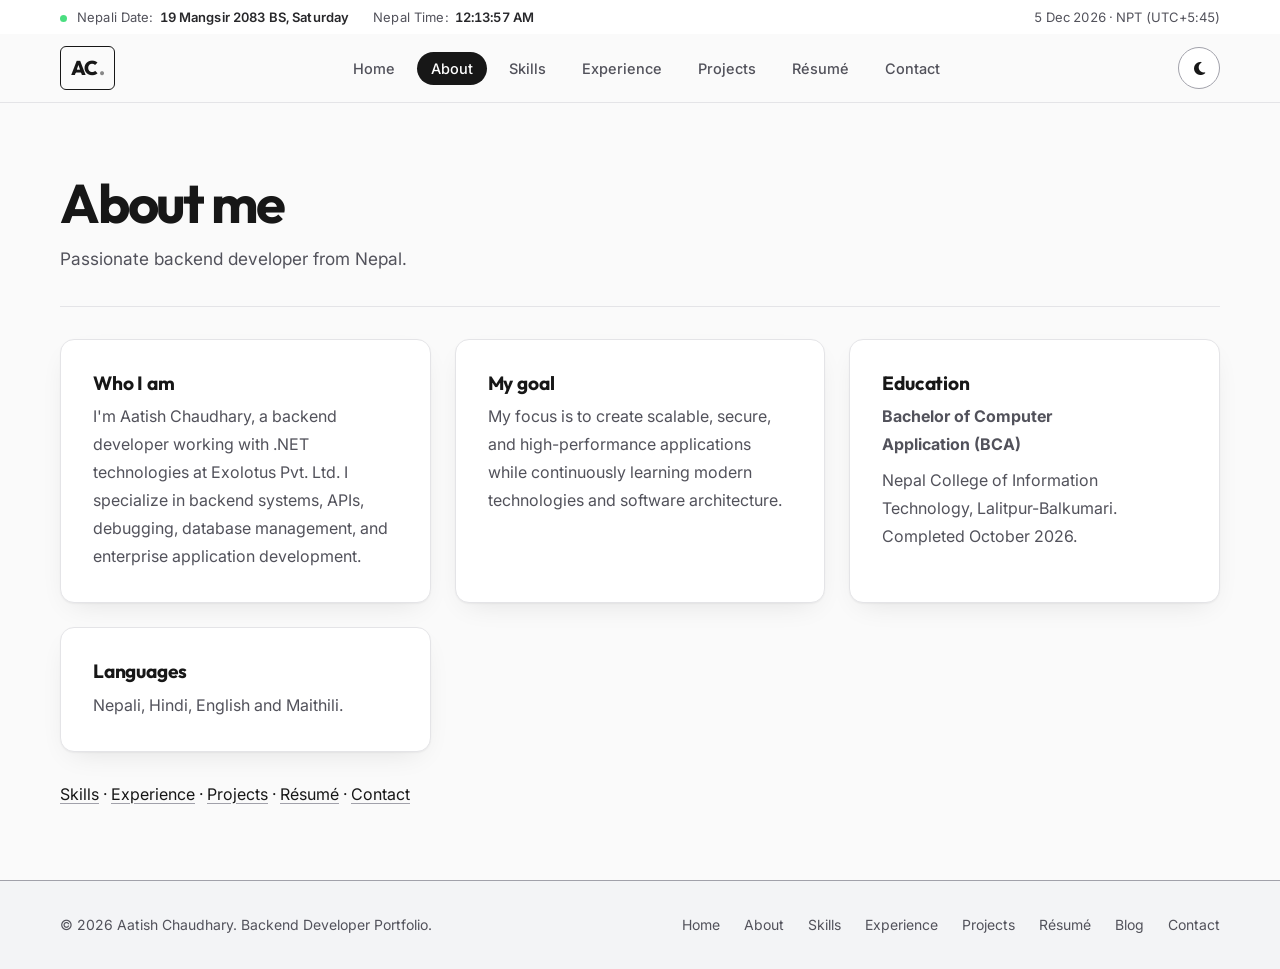
<file: about.html>
<!DOCTYPE html>
<html lang="en" data-theme="light">
<head>
<script async src="https://www.googletagmanager.com/gtag/js?id=G-N136J5QZ70"></script>
<script>window.dataLayer=window.dataLayer||[];function gtag(){dataLayer.push(arguments)}gtag('js',new Date());gtag('config','G-N136J5QZ70');</script>
<script>try{var t=localStorage.getItem('theme')||(matchMedia('(prefers-color-scheme: dark)').matches?'dark':'light');document.documentElement.dataset.theme=t}catch(e){}</script>
<meta charset="UTF-8"><meta name="viewport" content="width=device-width, initial-scale=1.0">
<title>About Aatish Chaudhary | .NET Backend Developer from Nepal</title><meta name="description" content="Learn about Aatish Chaudhary, a .NET backend developer from Nepal focused on scalable, secure APIs, database management and enterprise applications.">
<link rel="canonical" href="https://aatishchaudhary.com.np/about.html">
<meta property="og:title" content="About Aatish Chaudhary | .NET Backend Developer from Nepal"><meta property="og:description" content="Learn about Aatish Chaudhary, a .NET backend developer from Nepal focused on scalable, secure APIs, database management and enterprise applications."><meta property="og:type" content="website"><meta property="og:url" content="https://aatishchaudhary.com.np/about.html"><meta property="og:image" content="https://raw.githubusercontent.com/aatishchuadhary/portfolio-of-aatish/main/WhatsApp%20Image%202025-12-04%20at%2020.26.14_7cd4a3ca.jpg">
<link rel="preconnect" href="https://fonts.googleapis.com"><link rel="preconnect" href="https://fonts.gstatic.com" crossorigin>
<link href="https://fonts.googleapis.com/css2?family=Inter:wght@400;500;600&family=Outfit:wght@300;400;500;600;700;800&display=swap" rel="stylesheet">
<link rel="stylesheet" href="https://cdnjs.cloudflare.com/ajax/libs/font-awesome/6.5.2/css/all.min.css"/>
<link rel="stylesheet" href="assets/css/portfolio.css">
<script src="assets/js/nepali-date.js" defer></script>
<script src="assets/js/portfolio.js" defer></script>
<script type="application/ld+json">{"@context": "https://schema.org", "@type": "BreadcrumbList", "itemListElement": [{"@type": "ListItem", "position": 1, "name": "Home", "item": "https://aatishchaudhary.com.np/"}, {"@type": "ListItem", "position": 2, "name": "About", "item": "https://aatishchaudhary.com.np/about.html"}]}</script>
</head>
<body data-page="about"><main><div class="container"><div class="page-head"><h1>About me</h1><p>Passionate backend developer from Nepal.</p></div>
<div class="grid"><div class="card"><h3>Who I am</h3><p>I'm Aatish Chaudhary, a backend developer working with .NET technologies at Exolotus Pvt. Ltd. I specialize in backend systems, APIs, debugging, database management, and enterprise application development.</p></div>
<div class="card"><h3>My goal</h3><p>My focus is to create scalable, secure, and high-performance applications while continuously learning modern technologies and software architecture.</p></div>
<div class="card"><h3>Education</h3><p><strong>Bachelor of Computer Application (BCA)</strong></p><p>Nepal College of Information Technology, Lalitpur-Balkumari. Completed October 2026.</p></div>
<div class="card"><h3>Languages</h3><p>Nepali, Hindi, English and Maithili.</p></div></div>
<p style="margin-top:28px"><a href="skills.html">Skills</a> · <a href="experience.html">Experience</a> · <a href="projects.html">Projects</a> · <a href="resume.html">Résumé</a> · <a href="contact.html">Contact</a></p></div></main></body></html>
</file>
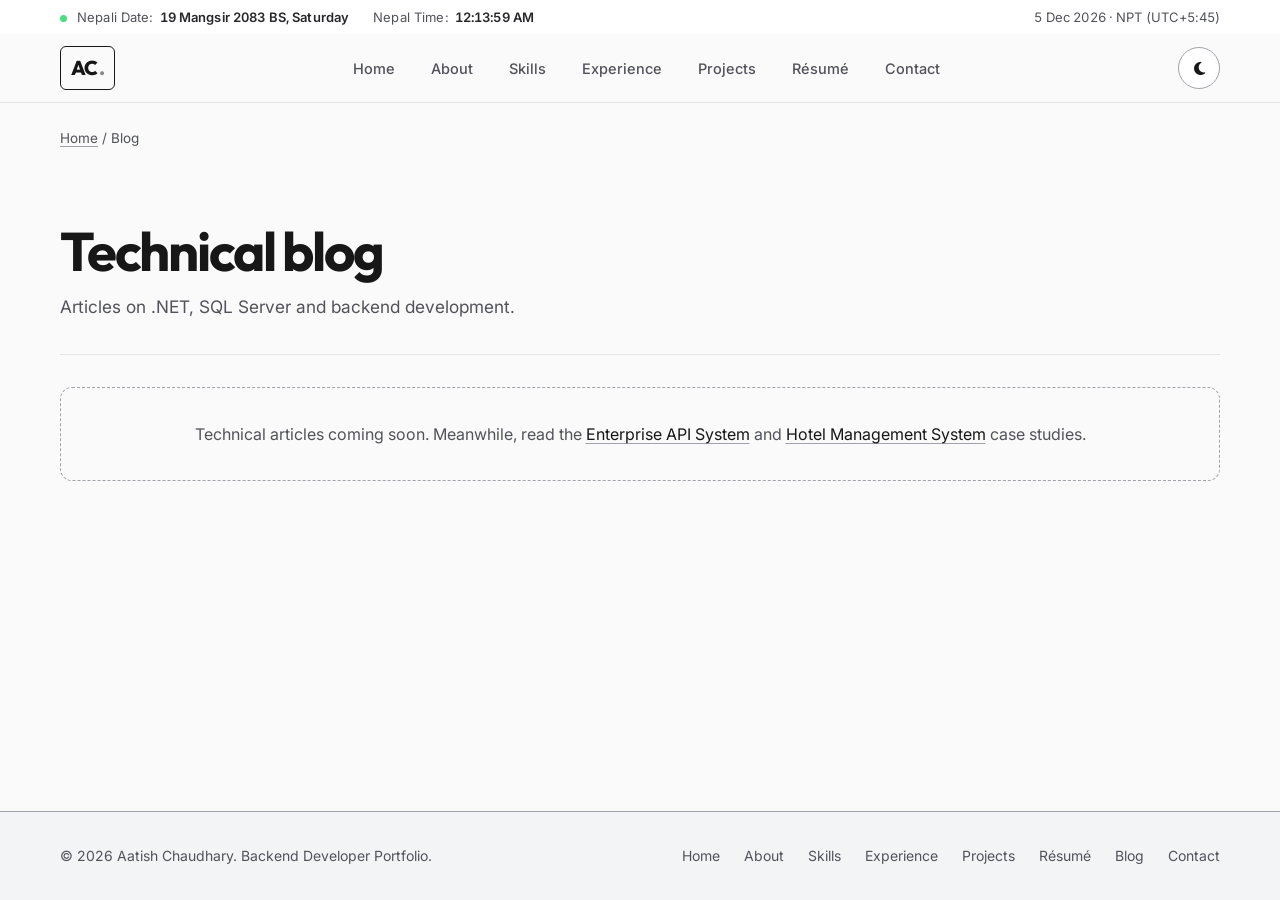
<file: blog.html>
<!DOCTYPE html>
<html lang="en" data-theme="light">
<head>
<script async src="https://www.googletagmanager.com/gtag/js?id=G-N136J5QZ70"></script>
<script>window.dataLayer=window.dataLayer||[];function gtag(){dataLayer.push(arguments)}gtag('js',new Date());gtag('config','G-N136J5QZ70');</script>
<script>try{var t=localStorage.getItem('theme')||(matchMedia('(prefers-color-scheme: dark)').matches?'dark':'light');document.documentElement.dataset.theme=t}catch(e){}</script>
<meta charset="UTF-8"><meta name="viewport" content="width=device-width, initial-scale=1.0">
<title>Technical Blog | Aatish Chaudhary</title><meta name="description" content="Technical articles by Aatish Chaudhary on .NET, ASP.NET Core, SQL Server and backend development are coming soon.">
<link rel="canonical" href="https://aatishchaudhary.com.np/blog.html">
<meta property="og:title" content="Technical Blog | Aatish Chaudhary"><meta property="og:description" content="Technical articles by Aatish Chaudhary on .NET, ASP.NET Core, SQL Server and backend development are coming soon."><meta property="og:type" content="website"><meta property="og:url" content="https://aatishchaudhary.com.np/blog.html"><meta property="og:image" content="https://raw.githubusercontent.com/aatishchuadhary/portfolio-of-aatish/main/WhatsApp%20Image%202025-12-04%20at%2020.26.14_7cd4a3ca.jpg">
<link rel="preconnect" href="https://fonts.googleapis.com"><link rel="preconnect" href="https://fonts.gstatic.com" crossorigin>
<link href="https://fonts.googleapis.com/css2?family=Inter:wght@400;500;600&family=Outfit:wght@300;400;500;600;700;800&display=swap" rel="stylesheet">
<link rel="stylesheet" href="https://cdnjs.cloudflare.com/ajax/libs/font-awesome/6.5.2/css/all.min.css"/>
<link rel="stylesheet" href="assets/css/portfolio.css">
<script src="assets/js/nepali-date.js" defer></script>
<script src="assets/js/portfolio.js" defer></script>
<script type="application/ld+json">{"@context": "https://schema.org", "@type": "BreadcrumbList", "itemListElement": [{"@type": "ListItem", "position": 1, "name": "Home", "item": "https://aatishchaudhary.com.np/"}, {"@type": "ListItem", "position": 2, "name": "Blog", "item": "https://aatishchaudhary.com.np/blog.html"}]}</script>
</head>
<body data-page="blog"><main><div class="container"><nav class="crumb" aria-label="Breadcrumb"><a href="index.html">Home</a> / Blog</nav><div class="page-head"><h1>Technical blog</h1><p>Articles on .NET, SQL Server and backend development.</p></div><div class="empty">Technical articles coming soon. Meanwhile, read the <a href="project-enterprise-api-system.html">Enterprise API System</a> and <a href="project-hotel-management-system.html">Hotel Management System</a> case studies.</div></div></main></body></html>
</file>
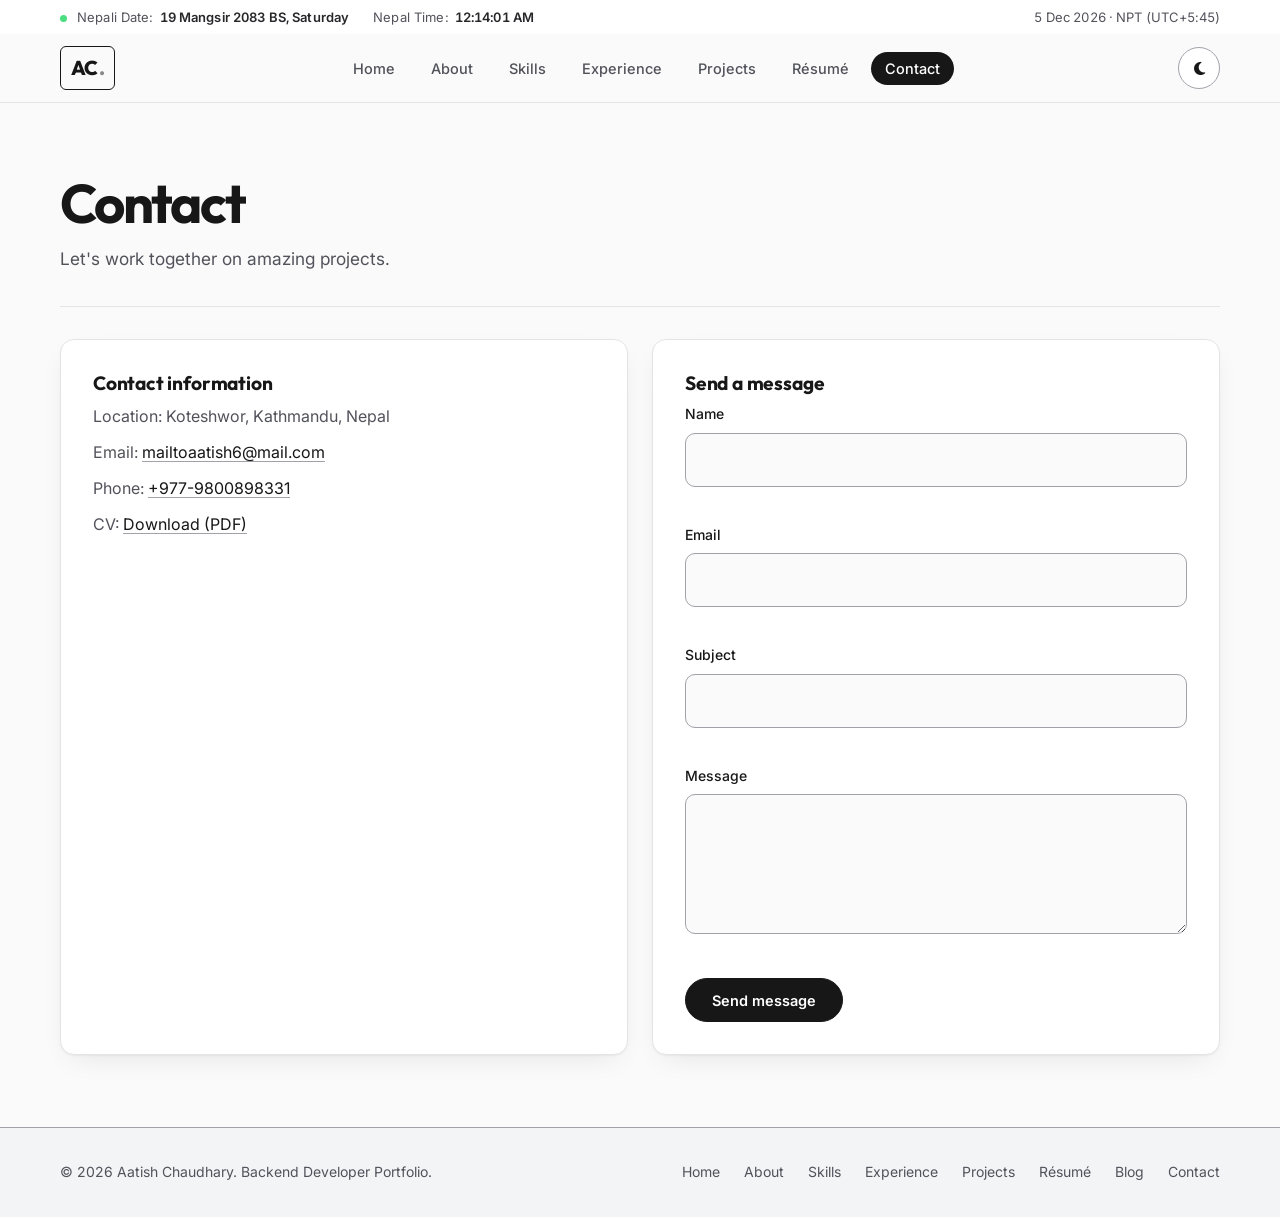
<file: contact.html>
<!DOCTYPE html>
<html lang="en" data-theme="light">
<head>
<script async src="https://www.googletagmanager.com/gtag/js?id=G-N136J5QZ70"></script>
<script>window.dataLayer=window.dataLayer||[];function gtag(){dataLayer.push(arguments)}gtag('js',new Date());gtag('config','G-N136J5QZ70');</script>
<script>try{var t=localStorage.getItem('theme')||(matchMedia('(prefers-color-scheme: dark)').matches?'dark':'light');document.documentElement.dataset.theme=t}catch(e){}</script>
<meta charset="UTF-8"><meta name="viewport" content="width=device-width, initial-scale=1.0">
<title>Contact Aatish Chaudhary | Backend Developer, Kathmandu</title><meta name="description" content="Contact Aatish Chaudhary, a backend developer in Koteshwor, Kathmandu, Nepal. Send a message through the form or call +977-9807784555.">
<link rel="canonical" href="https://aatishchaudhary.com.np/contact.html">
<meta property="og:title" content="Contact Aatish Chaudhary | Backend Developer, Kathmandu"><meta property="og:description" content="Contact Aatish Chaudhary, a backend developer in Koteshwor, Kathmandu, Nepal. Send a message through the form or call +977-9807784555."><meta property="og:type" content="website"><meta property="og:url" content="https://aatishchaudhary.com.np/contact.html"><meta property="og:image" content="https://raw.githubusercontent.com/aatishchuadhary/portfolio-of-aatish/main/WhatsApp%20Image%202025-12-04%20at%2020.26.14_7cd4a3ca.jpg">
<link rel="preconnect" href="https://fonts.googleapis.com"><link rel="preconnect" href="https://fonts.gstatic.com" crossorigin>
<link href="https://fonts.googleapis.com/css2?family=Inter:wght@400;500;600&family=Outfit:wght@300;400;500;600;700;800&display=swap" rel="stylesheet">
<link rel="stylesheet" href="https://cdnjs.cloudflare.com/ajax/libs/font-awesome/6.5.2/css/all.min.css"/>
<link rel="stylesheet" href="assets/css/portfolio.css">
<script src="assets/js/nepali-date.js" defer></script>
<script src="assets/js/portfolio.js" defer></script>
<script type="application/ld+json">{"@context": "https://schema.org", "@type": "BreadcrumbList", "itemListElement": [{"@type": "ListItem", "position": 1, "name": "Home", "item": "https://aatishchaudhary.com.np/"}, {"@type": "ListItem", "position": 2, "name": "Contact", "item": "https://aatishchaudhary.com.np/contact.html"}]}</script>
</head>
<body data-page="contact"><main><div class="container"><div class="page-head"><h1>Contact</h1><p>Let's work together on amazing projects.</p></div>
<div class="grid"><div class="card"><h3>Contact information</h3><p>Location: Koteshwor, Kathmandu, Nepal</p><p>Email: <a href="mailto:mailtoaatish6@mail.com">mailtoaatish6@mail.com</a></p><p>Phone: <a href="tel:+9779800898331">+977-9800898331</a></p><p>CV: <a href="Aatish-Chaudhary-cv.pdf" download>Download (PDF)</a></p></div>
<div class="card"><h3>Send a message</h3><form id="contactForm" action="https://formspree.io/f/mlgvbbkd" method="POST" novalidate>
<div class="f"><label for="name">Name</label><input id="name" name="name" required autocomplete="name"><div class="err" id="nameErr"></div></div>
<div class="f"><label for="email">Email</label><input id="email" name="email" type="email" required autocomplete="email"><div class="err" id="emailErr"></div></div>
<div class="f"><label for="subject">Subject</label><input id="subject" name="subject" required><div class="err" id="subjectErr"></div></div>
<div class="f"><label for="message">Message</label><textarea id="message" name="message" required></textarea><div class="err" id="messageErr"></div></div>
<button class="btn btn-primary" type="submit">Send message</button><div id="status" role="status"></div></form></div></div></div></main></body></html>
</file>
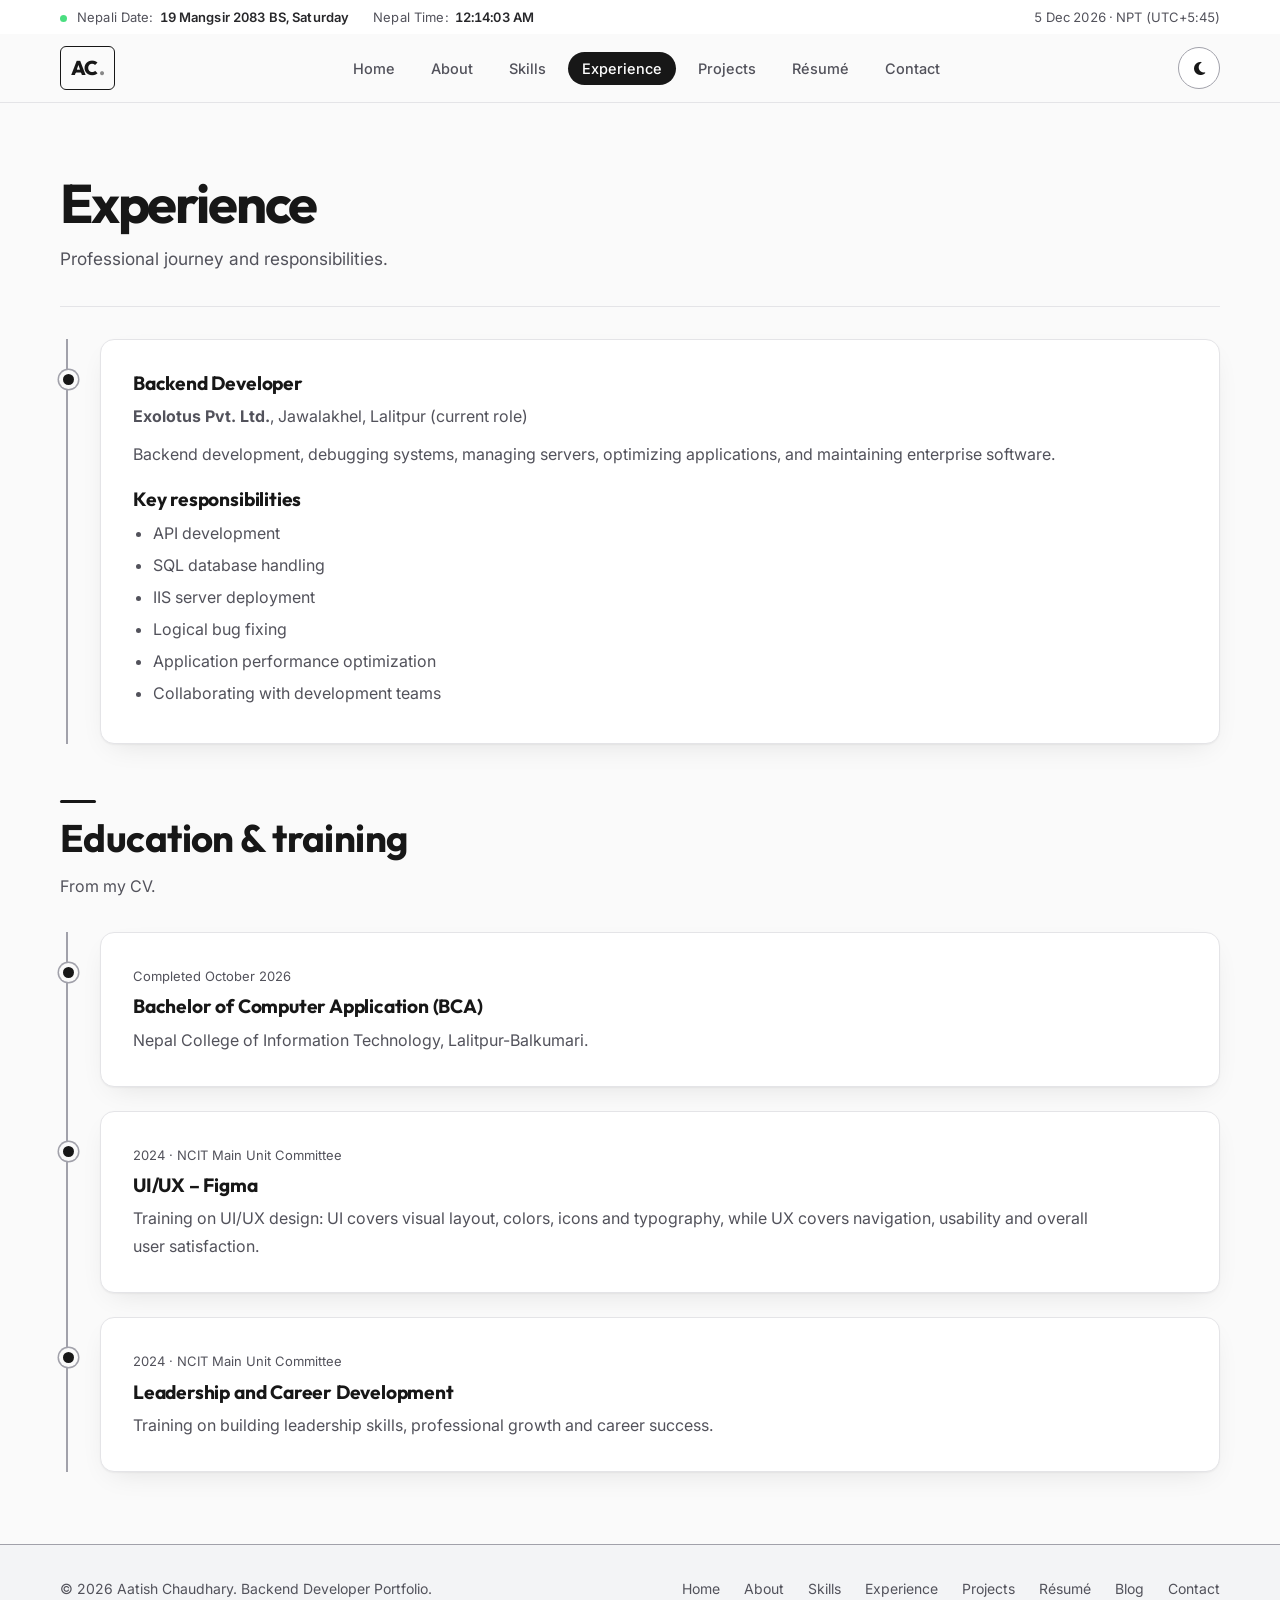
<file: experience.html>
<!DOCTYPE html>
<html lang="en" data-theme="light">
<head>
<script async src="https://www.googletagmanager.com/gtag/js?id=G-N136J5QZ70"></script>
<script>window.dataLayer=window.dataLayer||[];function gtag(){dataLayer.push(arguments)}gtag('js',new Date());gtag('config','G-N136J5QZ70');</script>
<script>try{var t=localStorage.getItem('theme')||(matchMedia('(prefers-color-scheme: dark)').matches?'dark':'light');document.documentElement.dataset.theme=t}catch(e){}</script>
<meta charset="UTF-8"><meta name="viewport" content="width=device-width, initial-scale=1.0">
<title>Experience | Backend Developer at Exolotus Pvt. Ltd.</title><meta name="description" content="Aatish Chaudhary works as a Backend Developer at Exolotus Pvt. Ltd., Jawalakhel, Lalitpur: API development, SQL databases, IIS deployment and performance optimization.">
<link rel="canonical" href="https://aatishchaudhary.com.np/experience.html">
<meta property="og:title" content="Experience | Backend Developer at Exolotus Pvt. Ltd."><meta property="og:description" content="Aatish Chaudhary works as a Backend Developer at Exolotus Pvt. Ltd., Jawalakhel, Lalitpur: API development, SQL databases, IIS deployment and performance optimization."><meta property="og:type" content="website"><meta property="og:url" content="https://aatishchaudhary.com.np/experience.html"><meta property="og:image" content="https://raw.githubusercontent.com/aatishchuadhary/portfolio-of-aatish/main/WhatsApp%20Image%202025-12-04%20at%2020.26.14_7cd4a3ca.jpg">
<link rel="preconnect" href="https://fonts.googleapis.com"><link rel="preconnect" href="https://fonts.gstatic.com" crossorigin>
<link href="https://fonts.googleapis.com/css2?family=Inter:wght@400;500;600&family=Outfit:wght@300;400;500;600;700;800&display=swap" rel="stylesheet">
<link rel="stylesheet" href="https://cdnjs.cloudflare.com/ajax/libs/font-awesome/6.5.2/css/all.min.css"/>
<link rel="stylesheet" href="assets/css/portfolio.css">
<script src="assets/js/nepali-date.js" defer></script>
<script src="assets/js/portfolio.js" defer></script>
<script type="application/ld+json">{"@context": "https://schema.org", "@type": "BreadcrumbList", "itemListElement": [{"@type": "ListItem", "position": 1, "name": "Home", "item": "https://aatishchaudhary.com.np/"}, {"@type": "ListItem", "position": 2, "name": "Experience", "item": "https://aatishchaudhary.com.np/experience.html"}]}</script>
</head>
<body data-page="experience"><main><div class="container"><div class="page-head"><h1>Experience</h1><p>Professional journey and responsibilities.</p></div>
<div class="timeline"><div class="card"><h3>Backend Developer</h3><p><strong>Exolotus Pvt. Ltd.</strong>, Jawalakhel, Lalitpur (current role)</p><p style="margin-top:10px">Backend development, debugging systems, managing servers, optimizing applications, and maintaining enterprise software.</p>
<h3 style="margin-top:20px">Key responsibilities</h3><ul><li>API development</li><li>SQL database handling</li><li>IIS server deployment</li><li>Logical bug fixing</li><li>Application performance optimization</li><li>Collaborating with development teams</li></ul></div></div>
<h2 class="title" style="margin-top:56px">Education &amp; training</h2><p class="sub">From my CV.</p>
<div class="timeline"><div class="card"><p class="meta">Completed October 2026</p><h3>Bachelor of Computer Application (BCA)</h3><p>Nepal College of Information Technology, Lalitpur-Balkumari.</p></div>
<div class="card"><p class="meta">2024 · NCIT Main Unit Committee</p><h3>UI/UX – Figma</h3><p>Training on UI/UX design: UI covers visual layout, colors, icons and typography, while UX covers navigation, usability and overall user satisfaction.</p></div>
<div class="card"><p class="meta">2024 · NCIT Main Unit Committee</p><h3>Leadership and Career Development</h3><p>Training on building leadership skills, professional growth and career success.</p></div></div></div></main></body></html>
</file>
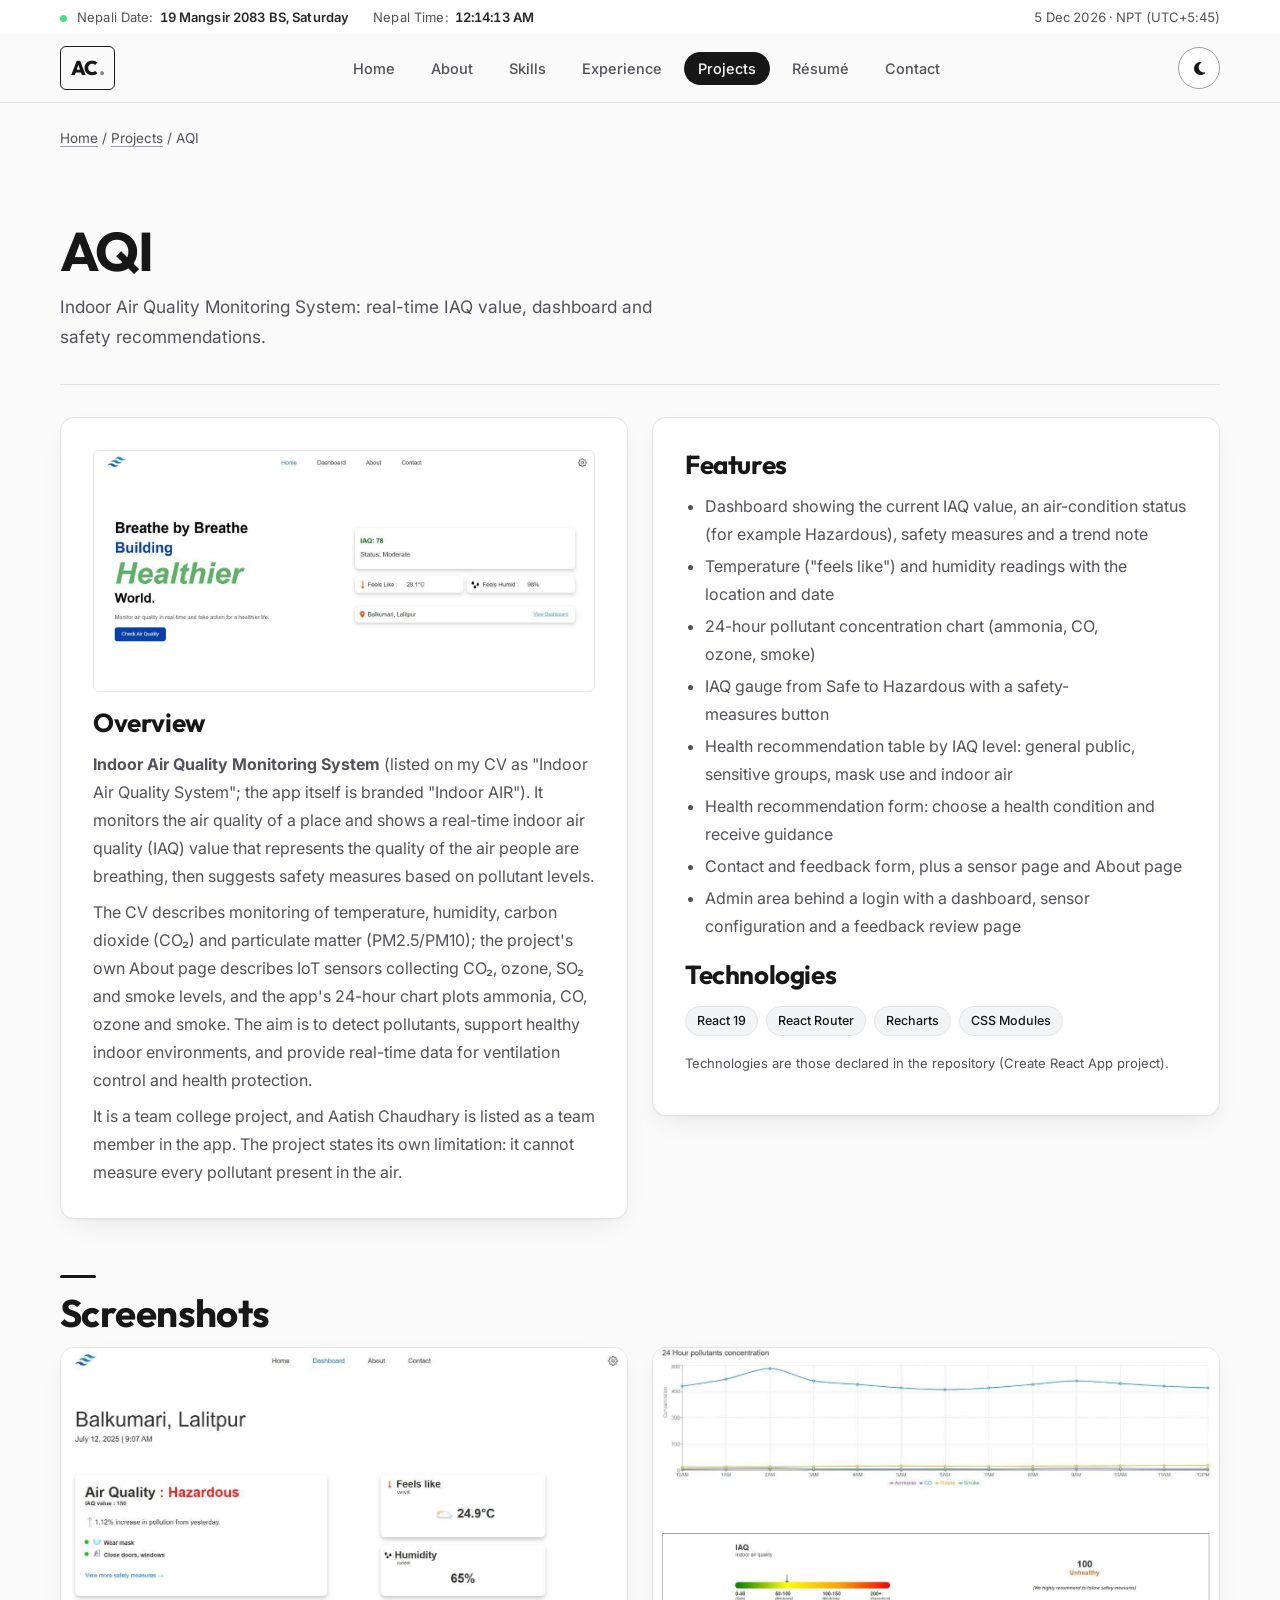
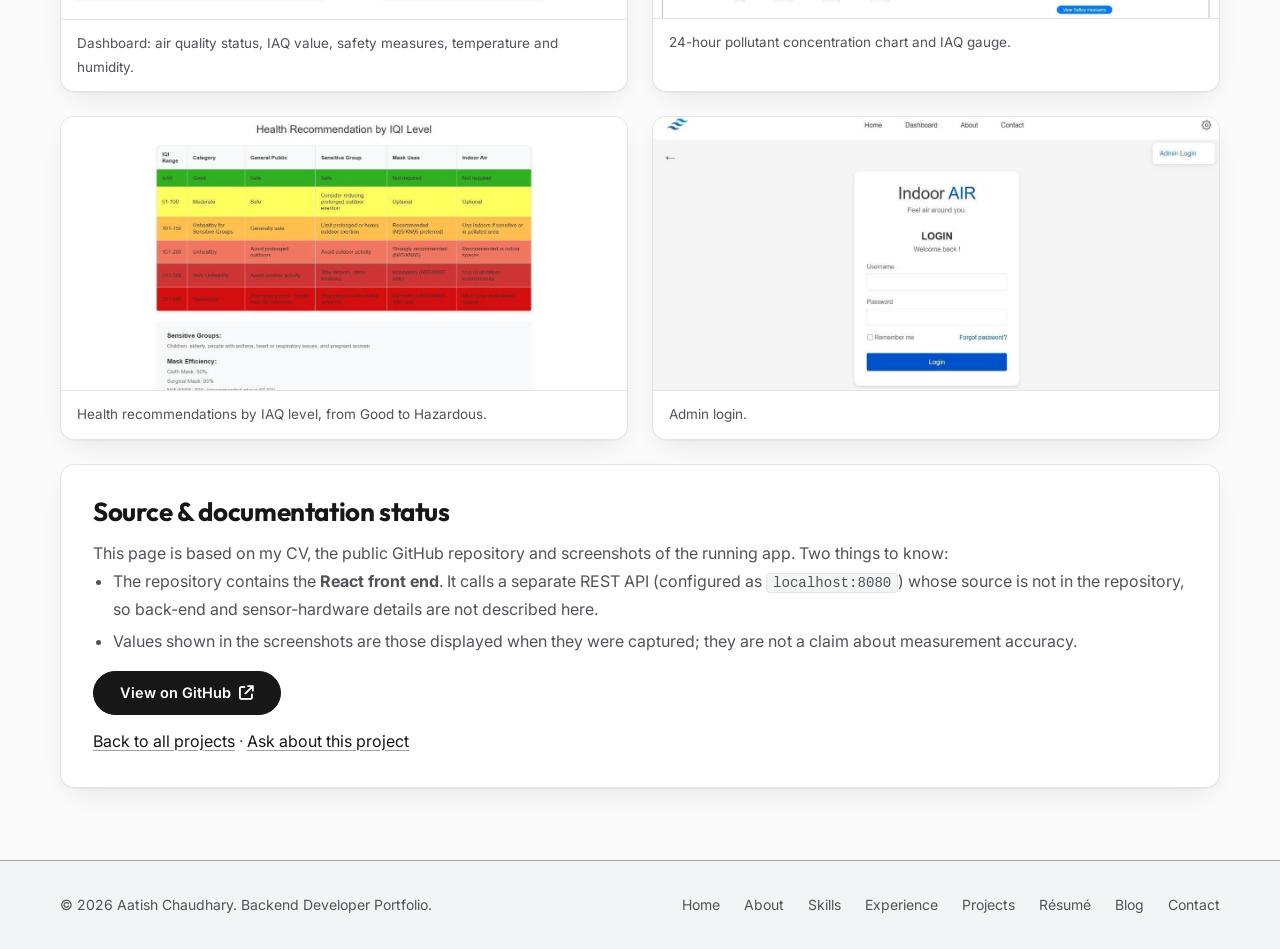
<file: project-aqi.html>
<!DOCTYPE html>
<html lang="en" data-theme="light">
<head>
<script async src="https://www.googletagmanager.com/gtag/js?id=G-N136J5QZ70"></script>
<script>window.dataLayer=window.dataLayer||[];function gtag(){dataLayer.push(arguments)}gtag('js',new Date());gtag('config','G-N136J5QZ70');</script>
<script>try{var t=localStorage.getItem('theme')||(matchMedia('(prefers-color-scheme: dark)').matches?'dark':'light');document.documentElement.dataset.theme=t}catch(e){}</script>
<meta charset="UTF-8"><meta name="viewport" content="width=device-width, initial-scale=1.0">
<title>AQI | Indoor Air Quality Monitoring System | Aatish Chaudhary</title><meta name="description" content="AQI by Aatish Chaudhary: an indoor air quality monitoring system with a real-time IAQ dashboard and health recommendations, built as a team college project with React.">
<link rel="canonical" href="https://aatishchaudhary.com.np/project-aqi.html">
<meta property="og:title" content="AQI | Indoor Air Quality Monitoring System | Aatish Chaudhary"><meta property="og:description" content="AQI by Aatish Chaudhary: an indoor air quality monitoring system with a real-time IAQ dashboard and health recommendations, built as a team college project with React."><meta property="og:type" content="website"><meta property="og:url" content="https://aatishchaudhary.com.np/project-aqi.html"><meta property="og:image" content="https://raw.githubusercontent.com/aatishchuadhary/portfolio-of-aatish/main/WhatsApp%20Image%202025-12-04%20at%2020.26.14_7cd4a3ca.jpg">
<link rel="preconnect" href="https://fonts.googleapis.com"><link rel="preconnect" href="https://fonts.gstatic.com" crossorigin>
<link href="https://fonts.googleapis.com/css2?family=Inter:wght@400;500;600&family=Outfit:wght@300;400;500;600;700;800&display=swap" rel="stylesheet">
<link rel="stylesheet" href="https://cdnjs.cloudflare.com/ajax/libs/font-awesome/6.5.2/css/all.min.css"/>
<link rel="stylesheet" href="assets/css/portfolio.css">
<script src="assets/js/nepali-date.js" defer></script>
<script src="assets/js/portfolio.js" defer></script>
<script type="application/ld+json">{"@context": "https://schema.org", "@type": "BreadcrumbList", "itemListElement": [{"@type": "ListItem", "position": 1, "name": "Home", "item": "https://aatishchaudhary.com.np/"}, {"@type": "ListItem", "position": 2, "name": "AQI", "item": "https://aatishchaudhary.com.np/project-aqi.html"}]}</script>
<script type="application/ld+json">{"@context": "https://schema.org", "@type": "SoftwareSourceCode", "name": "AQI – Indoor Air Quality Monitoring System", "description": "Indoor air quality monitoring system with a real-time IAQ dashboard and health recommendations, built as a team college project.", "codeRepository": "https://github.com/aatishchuadhary/indoor_air_quality_monitoring_system", "programmingLanguage": "JavaScript", "author": {"@id": "https://aatishchaudhary.com.np/#aatish"}, "url": "https://aatishchaudhary.com.np/project-aqi.html"}</script>
</head>
<body data-page="projects"><main><div class="container"><nav class="crumb" aria-label="Breadcrumb"><a href="index.html">Home</a> / <a href="projects.html">Projects</a> / AQI</nav><div class="page-head"><h1>AQI</h1><p>Indoor Air Quality Monitoring System: real-time IAQ value, dashboard and safety recommendations.</p></div><div class="grid two"><div class="card"><img class="proj shot" src="assets/img/aqi-home.jpg" alt="AQI home page: Breathe by Breathe, Building Healthier World, with IAQ 78 Moderate, temperature and humidity cards"><h2 class="title" style="font-size:26px">Overview</h2><p><strong>Indoor Air Quality Monitoring System</strong> (listed on my CV as "Indoor Air Quality System"; the app itself is branded "Indoor AIR"). It monitors the air quality of a place and shows a real-time indoor air quality (IAQ) value that represents the quality of the air people are breathing, then suggests safety measures based on pollutant levels.</p>
<p>The CV describes monitoring of temperature, humidity, carbon dioxide (CO₂) and particulate matter (PM2.5/PM10); the project's own About page describes IoT sensors collecting CO₂, ozone, SO₂ and smoke levels, and the app's 24-hour chart plots ammonia, CO, ozone and smoke. The aim is to detect pollutants, support healthy indoor environments, and provide real-time data for ventilation control and health protection.</p>
<p>It is a team college project, and Aatish Chaudhary is listed as a team member in the app. The project states its own limitation: it cannot measure every pollutant present in the air.</p></div><div class="card"><h2 class="title" style="font-size:26px">Features</h2><ul><li>Dashboard showing the current IAQ value, an air-condition status (for example Hazardous), safety measures and a trend note</li><li>Temperature ("feels like") and humidity readings with the location and date</li><li>24-hour pollutant concentration chart (ammonia, CO, ozone, smoke)</li><li>IAQ gauge from Safe to Hazardous with a safety-measures button</li><li>Health recommendation table by IAQ level: general public, sensitive groups, mask use and indoor air</li><li>Health recommendation form: choose a health condition and receive guidance</li><li>Contact and feedback form, plus a sensor page and About page</li><li>Admin area behind a login with a dashboard, sensor configuration and a feedback review page</li></ul><h2 class="title" style="font-size:26px;margin-top:20px">Technologies</h2><ul class="tags"><li>React 19</li><li>React Router</li><li>Recharts</li><li>CSS Modules</li></ul><p class="meta" style="margin-top:12px">Technologies are those declared in the repository (Create React App project).</p></div></div><h2 class="title" style="margin-top:56px">Screenshots</h2><div class="shots"><figure><img class="shotimg" src="assets/img/aqi-dashboard.jpg" alt="AQI dashboard for Balkumari, Lalitpur showing Air Quality Hazardous, IAQ value 150, safety measures, feels-like temperature and humidity" loading="lazy"><figcaption>Dashboard: air quality status, IAQ value, safety measures, temperature and humidity.</figcaption></figure><figure><img class="shotimg" src="assets/img/aqi-pollutant-chart.jpg" alt="AQI 24-hour pollutants concentration line chart for ammonia, CO, ozone and smoke, with an IAQ gauge below" loading="lazy"><figcaption>24-hour pollutant concentration chart and IAQ gauge.</figcaption></figure><figure><img class="shotimg" src="assets/img/aqi-health-recommendation.jpg" alt="AQI health recommendation table by IAQ level from Good to Hazardous, with columns for general public, sensitive group, mask use and indoor air" loading="lazy"><figcaption>Health recommendations by IAQ level, from Good to Hazardous.</figcaption></figure><figure><img class="shotimg" src="assets/img/aqi-admin-login.jpg" alt="Indoor AIR admin login form with username and password fields" loading="lazy"><figcaption>Admin login.</figcaption></figure></div><div class="card" style="margin-top:24px"><h2 class="title" style="font-size:26px">Source &amp; documentation status</h2>
<p>This page is based on my CV, the public GitHub repository and screenshots of the running app. Two things to know:</p>
<ul><li>The repository contains the <strong>React front end</strong>. It calls a separate REST API (configured as <code>localhost:8080</code>) whose source is not in the repository, so back-end and sensor-hardware details are not described here.</li><li>Values shown in the screenshots are those displayed when they were captured; they are not a claim about measurement accuracy.</li></ul>
<p class="row" style="margin-top:16px"><a class="btn btn-primary" href="https://github.com/aatishchuadhary/indoor_air_quality_monitoring_system" rel="noopener">View on GitHub <i class="fa-solid fa-arrow-up-right-from-square" aria-hidden="true"></i></a></p><p style="margin-top:12px"><a href="projects.html">Back to all projects</a> · <a href="contact.html">Ask about this project</a></p></div></div></main></body></html>
</file>
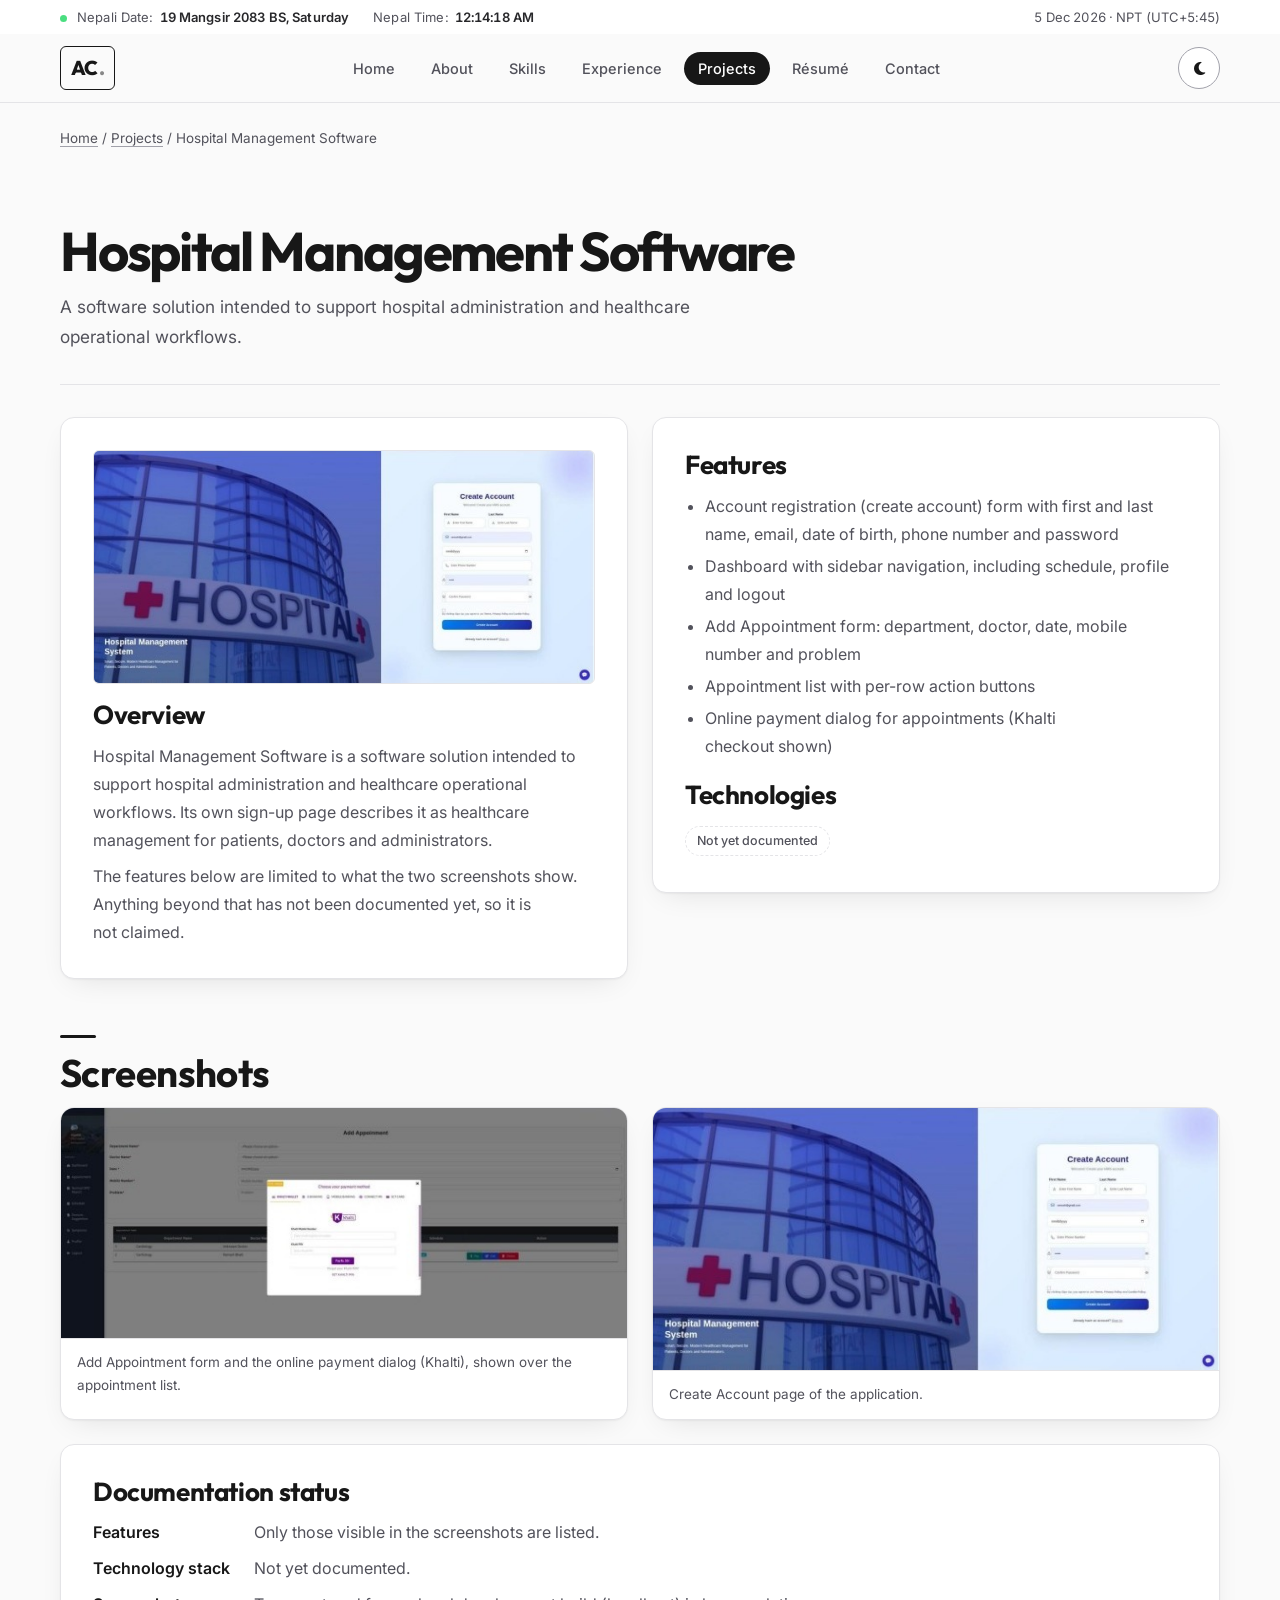
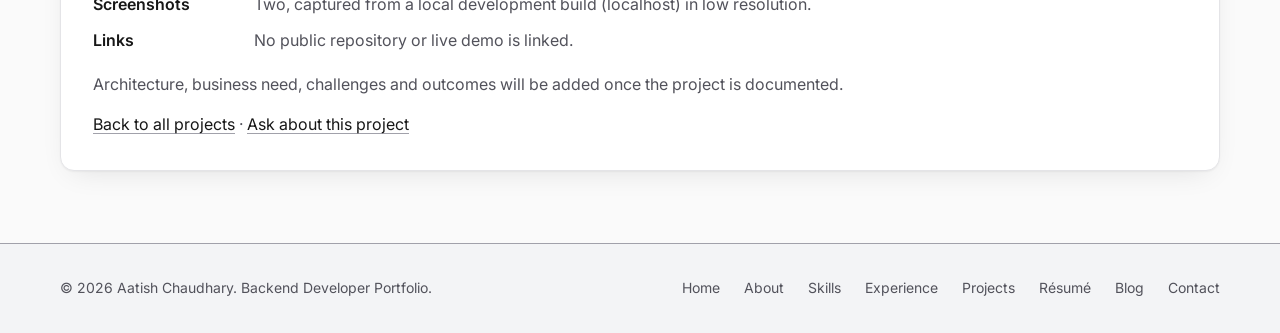
<file: project-hospital-management-software.html>
<!DOCTYPE html>
<html lang="en" data-theme="light">
<head>
<script async src="https://www.googletagmanager.com/gtag/js?id=G-N136J5QZ70"></script>
<script>window.dataLayer=window.dataLayer||[];function gtag(){dataLayer.push(arguments)}gtag('js',new Date());gtag('config','G-N136J5QZ70');</script>
<script>try{var t=localStorage.getItem('theme')||(matchMedia('(prefers-color-scheme: dark)').matches?'dark':'light');document.documentElement.dataset.theme=t}catch(e){}</script>
<meta charset="UTF-8"><meta name="viewport" content="width=device-width, initial-scale=1.0">
<title>Hospital Management Software | Aatish Chaudhary</title><meta name="description" content="Hospital Management Software by Aatish Chaudhary: software intended to support hospital administration and healthcare workflows, with account registration, appointment booking and an online payment dialog.">
<link rel="canonical" href="https://aatishchaudhary.com.np/project-hospital-management-software.html">
<meta property="og:title" content="Hospital Management Software | Aatish Chaudhary"><meta property="og:description" content="Hospital Management Software by Aatish Chaudhary: software intended to support hospital administration and healthcare workflows, with account registration, appointment booking and an online payment dialog."><meta property="og:type" content="website"><meta property="og:url" content="https://aatishchaudhary.com.np/project-hospital-management-software.html"><meta property="og:image" content="https://raw.githubusercontent.com/aatishchuadhary/portfolio-of-aatish/main/WhatsApp%20Image%202025-12-04%20at%2020.26.14_7cd4a3ca.jpg">
<link rel="preconnect" href="https://fonts.googleapis.com"><link rel="preconnect" href="https://fonts.gstatic.com" crossorigin>
<link href="https://fonts.googleapis.com/css2?family=Inter:wght@400;500;600&family=Outfit:wght@300;400;500;600;700;800&display=swap" rel="stylesheet">
<link rel="stylesheet" href="https://cdnjs.cloudflare.com/ajax/libs/font-awesome/6.5.2/css/all.min.css"/>
<link rel="stylesheet" href="assets/css/portfolio.css">
<script src="assets/js/nepali-date.js" defer></script>
<script src="assets/js/portfolio.js" defer></script>
<script type="application/ld+json">{"@context": "https://schema.org", "@type": "BreadcrumbList", "itemListElement": [{"@type": "ListItem", "position": 1, "name": "Home", "item": "https://aatishchaudhary.com.np/"}, {"@type": "ListItem", "position": 2, "name": "Hospital Management Software", "item": "https://aatishchaudhary.com.np/project-hospital-management-software.html"}]}</script>
<script type="application/ld+json">{"@context": "https://schema.org", "@type": "CreativeWork", "name": "Hospital Management Software", "description": "A software solution intended to support hospital administration and healthcare operational workflows.", "author": {"@id": "https://aatishchaudhary.com.np/#aatish"}, "url": "https://aatishchaudhary.com.np/project-hospital-management-software.html"}</script>
</head>
<body data-page="projects"><main><div class="container"><nav class="crumb" aria-label="Breadcrumb"><a href="index.html">Home</a> / <a href="projects.html">Projects</a> / Hospital Management Software</nav><div class="page-head"><h1>Hospital Management Software</h1><p>A software solution intended to support hospital administration and healthcare operational workflows.</p></div><div class="grid two"><div class="card"><img class="proj shot" src="assets/img/hospital-create-account.jpg" alt="Hospital Management Software create-account page: hospital building image with the tagline Smart, Secure, Modern Healthcare Management for Patients, Doctors and Administrators"><h2 class="title" style="font-size:26px">Overview</h2><p>Hospital Management Software is a software solution intended to support hospital administration and healthcare operational workflows. Its own sign-up page describes it as healthcare management for patients, doctors and administrators.</p><p>The features below are limited to what the two screenshots show. Anything beyond that has not been documented yet, so it is not claimed.</p></div><div class="card"><h2 class="title" style="font-size:26px">Features</h2><ul><li>Account registration (create account) form with first and last name, email, date of birth, phone number and password</li><li>Dashboard with sidebar navigation, including schedule, profile and logout</li><li>Add Appointment form: department, doctor, date, mobile number and problem</li><li>Appointment list with per-row action buttons</li><li>Online payment dialog for appointments (Khalti checkout shown)</li></ul><h2 class="title" style="font-size:26px;margin-top:20px">Technologies</h2><ul class="tags"><li class="muted">Not yet documented</li></ul></div></div><h2 class="title" style="margin-top:56px">Screenshots</h2><div class="shots"><figure><img class="shotimg" src="assets/img/hospital-appointment-payment.jpg" alt="Hospital Management Software dashboard on the Add Appointment form, with a payment dialog showing Khalti checkout over the appointment list" loading="lazy"><figcaption>Add Appointment form and the online payment dialog (Khalti), shown over the appointment list.</figcaption></figure><figure><img class="shotimg" src="assets/img/hospital-create-account.jpg" alt="Hospital Management Software create-account page" loading="lazy"><figcaption>Create Account page of the application.</figcaption></figure></div><div class="card" style="margin-top:24px"><h2 class="title" style="font-size:26px">Documentation status</h2>
<dl class="facts"><dt>Features</dt><dd>Only those visible in the screenshots are listed.</dd><dt>Technology stack</dt><dd>Not yet documented.</dd><dt>Screenshots</dt><dd>Two, captured from a local development build (localhost) in low resolution.</dd><dt>Links</dt><dd>No public repository or live demo is linked.</dd></dl>
<p style="margin-top:16px">Architecture, business need, challenges and outcomes will be added once the project is documented.</p><p style="margin-top:12px"><a href="projects.html">Back to all projects</a> · <a href="contact.html">Ask about this project</a></p></div></div></main></body></html>
</file>
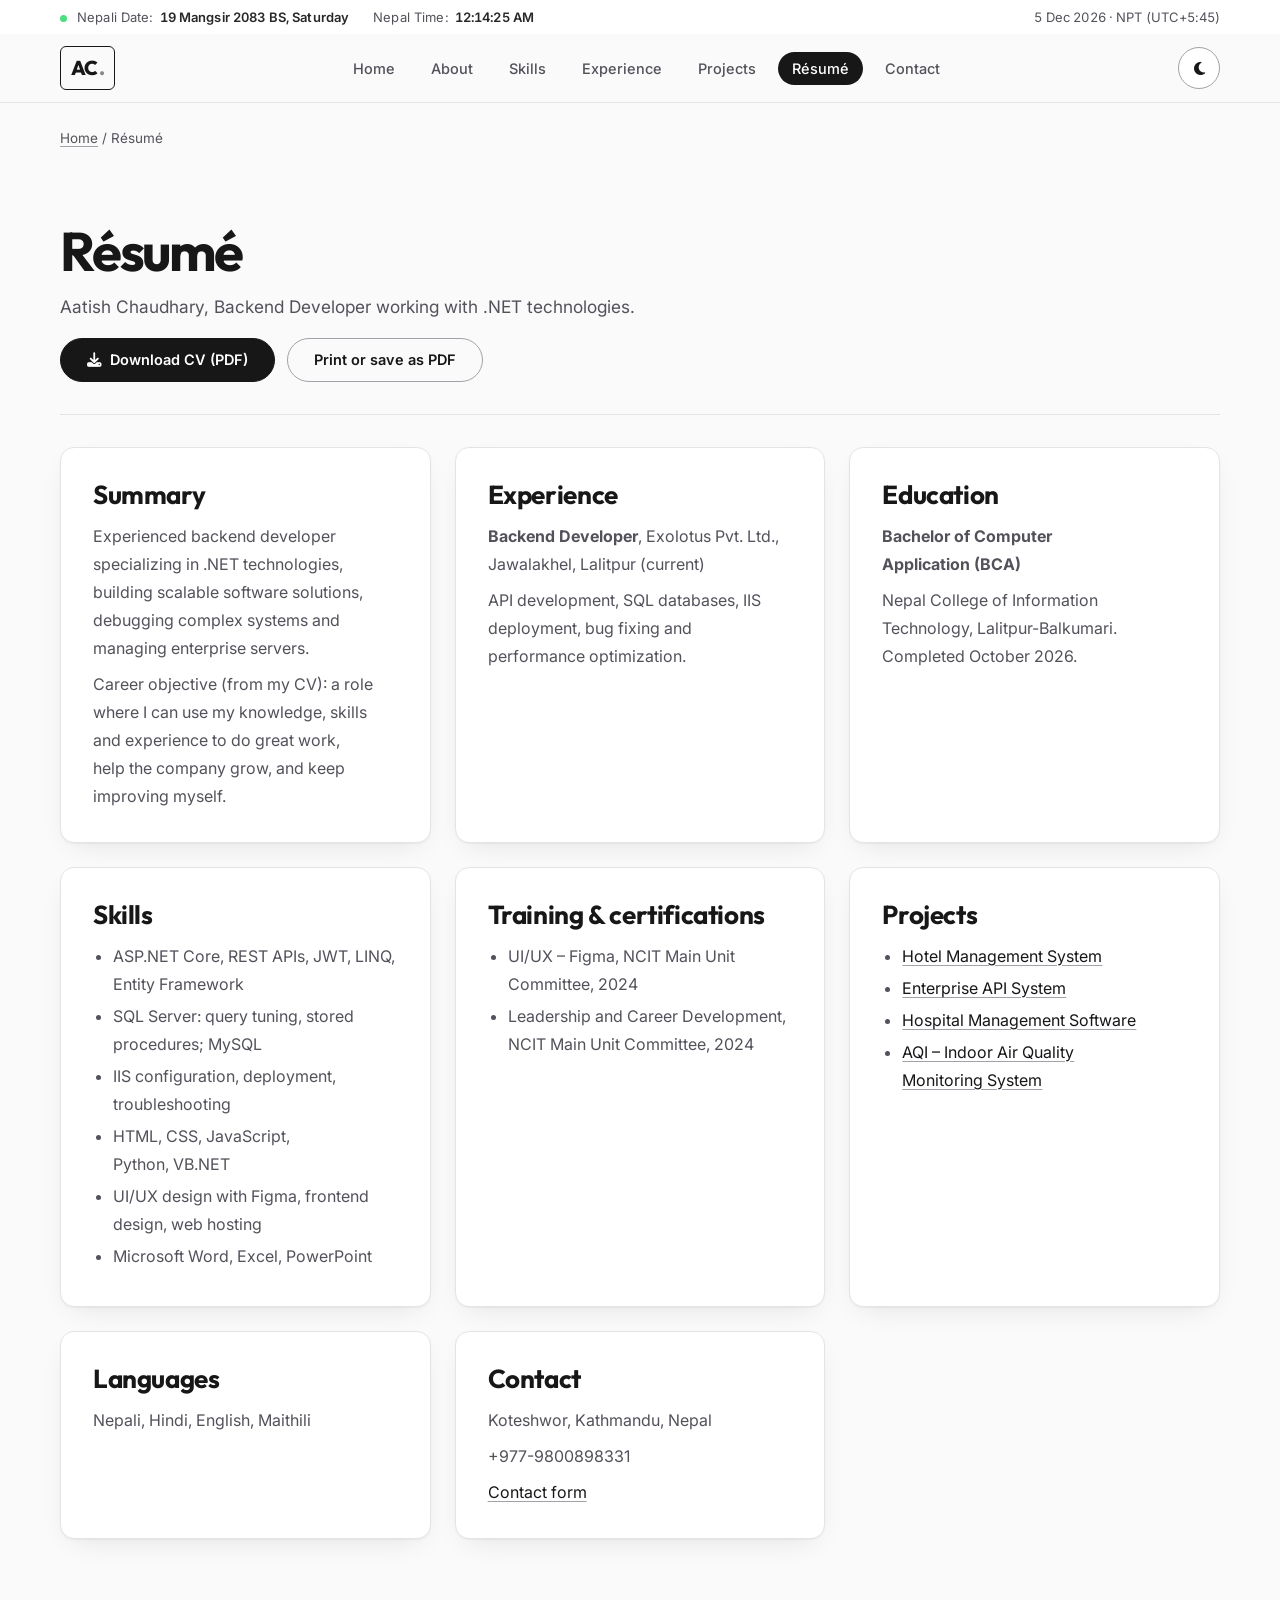
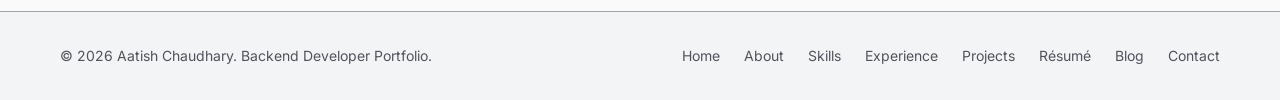
<file: resume.html>
<!DOCTYPE html>
<html lang="en" data-theme="light">
<head>
<script async src="https://www.googletagmanager.com/gtag/js?id=G-N136J5QZ70"></script>
<script>window.dataLayer=window.dataLayer||[];function gtag(){dataLayer.push(arguments)}gtag('js',new Date());gtag('config','G-N136J5QZ70');</script>
<script>try{var t=localStorage.getItem('theme')||(matchMedia('(prefers-color-scheme: dark)').matches?'dark':'light');document.documentElement.dataset.theme=t}catch(e){}</script>
<meta charset="UTF-8"><meta name="viewport" content="width=device-width, initial-scale=1.0">
<title>Résumé | Aatish Chaudhary, Backend Developer</title><meta name="description" content="Web résumé of Aatish Chaudhary: Backend Developer at Exolotus Pvt. Ltd. with skills in ASP.NET Core, SQL Server, IIS and REST APIs. Download the CV as a PDF.">
<link rel="canonical" href="https://aatishchaudhary.com.np/resume.html">
<meta property="og:title" content="Résumé | Aatish Chaudhary, Backend Developer"><meta property="og:description" content="Web résumé of Aatish Chaudhary: Backend Developer at Exolotus Pvt. Ltd. with skills in ASP.NET Core, SQL Server, IIS and REST APIs. Download the CV as a PDF."><meta property="og:type" content="website"><meta property="og:url" content="https://aatishchaudhary.com.np/resume.html"><meta property="og:image" content="https://raw.githubusercontent.com/aatishchuadhary/portfolio-of-aatish/main/WhatsApp%20Image%202025-12-04%20at%2020.26.14_7cd4a3ca.jpg">
<link rel="preconnect" href="https://fonts.googleapis.com"><link rel="preconnect" href="https://fonts.gstatic.com" crossorigin>
<link href="https://fonts.googleapis.com/css2?family=Inter:wght@400;500;600&family=Outfit:wght@300;400;500;600;700;800&display=swap" rel="stylesheet">
<link rel="stylesheet" href="https://cdnjs.cloudflare.com/ajax/libs/font-awesome/6.5.2/css/all.min.css"/>
<link rel="stylesheet" href="assets/css/portfolio.css">
<script src="assets/js/nepali-date.js" defer></script>
<script src="assets/js/portfolio.js" defer></script>
<script type="application/ld+json">{"@context": "https://schema.org", "@type": "BreadcrumbList", "itemListElement": [{"@type": "ListItem", "position": 1, "name": "Home", "item": "https://aatishchaudhary.com.np/"}, {"@type": "ListItem", "position": 2, "name": "Résumé", "item": "https://aatishchaudhary.com.np/resume.html"}]}</script>
</head>
<body data-page="resume"><main><div class="container"><nav class="crumb" aria-label="Breadcrumb"><a href="index.html">Home</a> / Résumé</nav><div class="page-head"><h1>Résumé</h1><p>Aatish Chaudhary, Backend Developer working with .NET technologies.</p><p class="noprint row" style="margin-top:16px"><a class="btn btn-primary" href="Aatish-Chaudhary-cv.pdf" download><i class="fa-solid fa-download" aria-hidden="true"></i> Download CV (PDF)</a><button class="btn" id="printBtn" type="button">Print or save as PDF</button></p></div><div class="grid"><div class="card"><h2 class="title" style="font-size:26px">Summary</h2><p>Experienced backend developer specializing in .NET technologies, building scalable software solutions, debugging complex systems and managing enterprise servers.</p><p>Career objective (from my CV): a role where I can use my knowledge, skills and experience to do great work, help the company grow, and keep improving myself.</p></div><div class="card"><h2 class="title" style="font-size:26px">Experience</h2><p><strong>Backend Developer</strong>, Exolotus Pvt. Ltd., Jawalakhel, Lalitpur (current)</p><p>API development, SQL databases, IIS deployment, bug fixing and performance optimization.</p></div><div class="card"><h2 class="title" style="font-size:26px">Education</h2><p><strong>Bachelor of Computer Application (BCA)</strong></p><p>Nepal College of Information Technology, Lalitpur-Balkumari. Completed October 2026.</p></div><div class="card"><h2 class="title" style="font-size:26px">Skills</h2><ul><li>ASP.NET Core, REST APIs, JWT, LINQ, Entity Framework</li><li>SQL Server: query tuning, stored procedures; MySQL</li><li>IIS configuration, deployment, troubleshooting</li><li>HTML, CSS, JavaScript, Python, VB.NET</li><li>UI/UX design with Figma, frontend design, web hosting</li><li>Microsoft Word, Excel, PowerPoint</li></ul></div><div class="card"><h2 class="title" style="font-size:26px">Training &amp; certifications</h2><ul><li>UI/UX – Figma, NCIT Main Unit Committee, 2024</li><li>Leadership and Career Development, NCIT Main Unit Committee, 2024</li></ul></div><div class="card"><h2 class="title" style="font-size:26px">Projects</h2><ul><li><a href="project-hotel-management-system.html">Hotel Management System</a></li><li><a href="project-enterprise-api-system.html">Enterprise API System</a></li><li><a href="project-hospital-management-software.html">Hospital Management Software</a></li><li><a href="project-aqi.html">AQI – Indoor Air Quality Monitoring System</a></li></ul></div><div class="card"><h2 class="title" style="font-size:26px">Languages</h2><p>Nepali, Hindi, English, Maithili</p></div><div class="card"><h2 class="title" style="font-size:26px">Contact</h2><p>Koteshwor, Kathmandu, Nepal</p><p>+977-9800898331</p><p><a href="contact.html">Contact form</a></p></div></div></div></main></body></html>
</file>
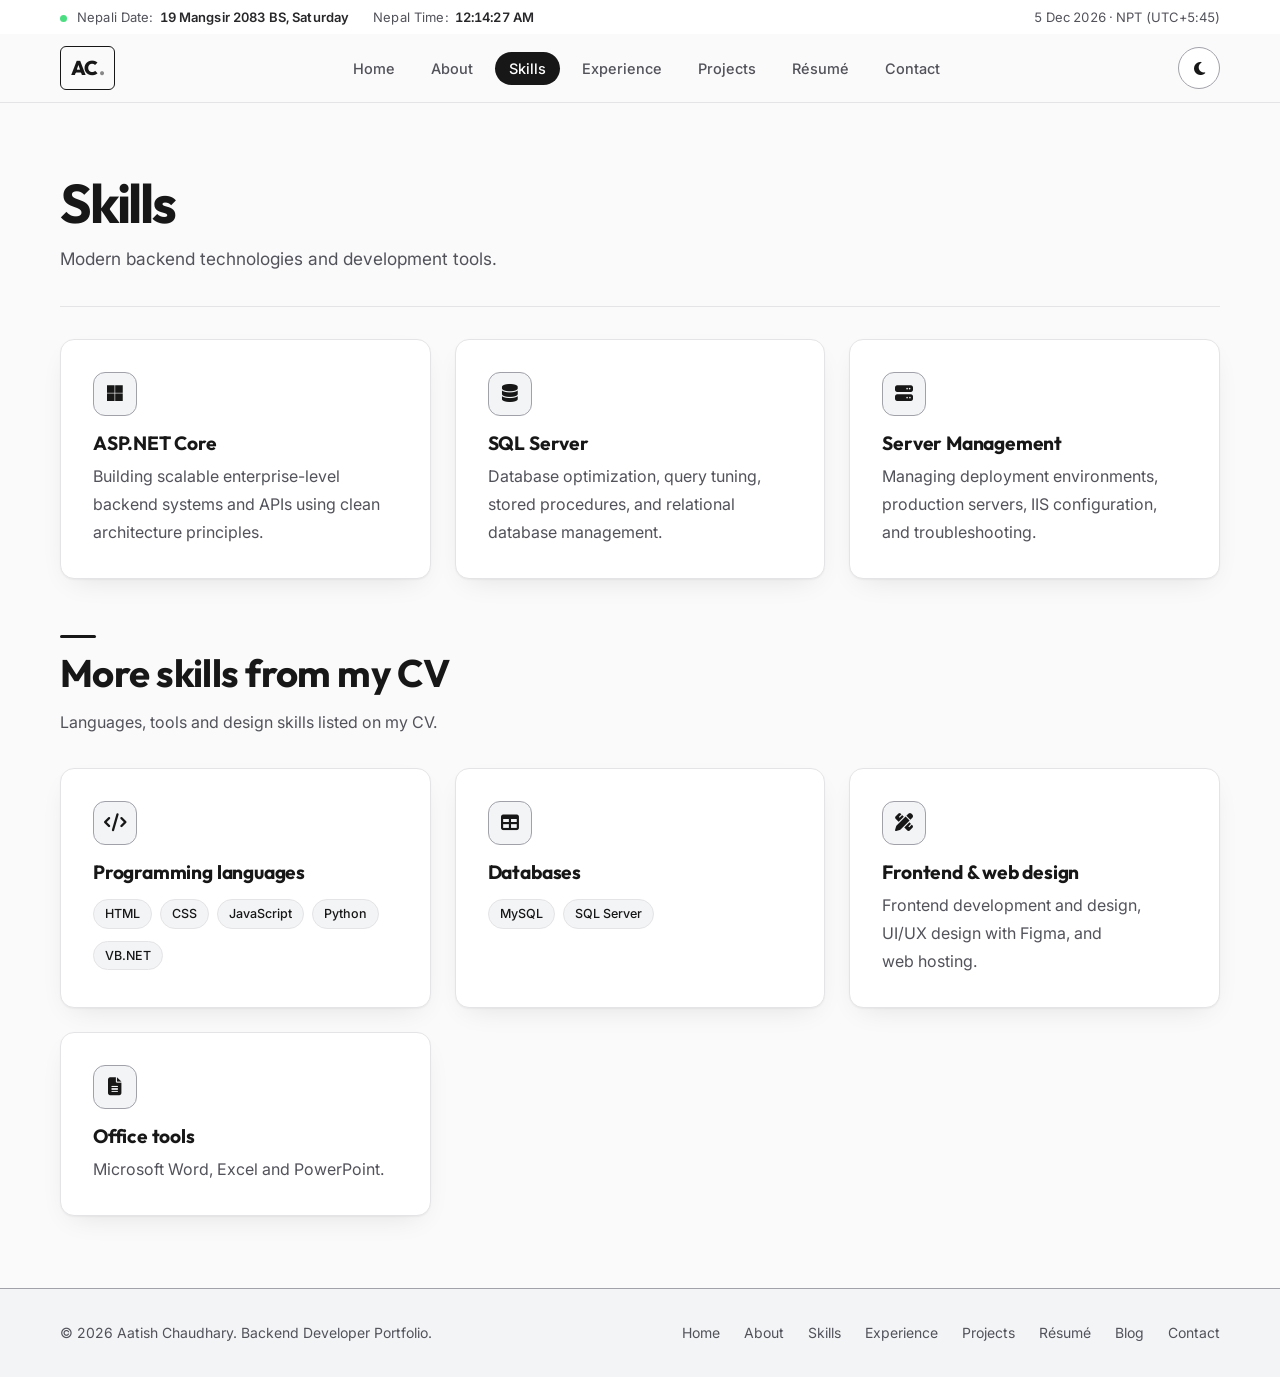
<file: skills.html>
<!DOCTYPE html>
<html lang="en" data-theme="light">
<head>
<script async src="https://www.googletagmanager.com/gtag/js?id=G-N136J5QZ70"></script>
<script>window.dataLayer=window.dataLayer||[];function gtag(){dataLayer.push(arguments)}gtag('js',new Date());gtag('config','G-N136J5QZ70');</script>
<script>try{var t=localStorage.getItem('theme')||(matchMedia('(prefers-color-scheme: dark)').matches?'dark':'light');document.documentElement.dataset.theme=t}catch(e){}</script>
<meta charset="UTF-8"><meta name="viewport" content="width=device-width, initial-scale=1.0">
<title>Skills | ASP.NET Core, SQL Server and Server Management</title><meta name="description" content="Technical skills of Aatish Chaudhary: ASP.NET Core with clean architecture, SQL Server optimization and stored procedures, IIS deployment and troubleshooting, plus Python, MySQL and UI/UX design.">
<link rel="canonical" href="https://aatishchaudhary.com.np/skills.html">
<meta property="og:title" content="Skills | ASP.NET Core, SQL Server and Server Management"><meta property="og:description" content="Technical skills of Aatish Chaudhary: ASP.NET Core with clean architecture, SQL Server optimization and stored procedures, IIS deployment and troubleshooting, plus Python, MySQL and UI/UX design."><meta property="og:type" content="website"><meta property="og:url" content="https://aatishchaudhary.com.np/skills.html"><meta property="og:image" content="https://raw.githubusercontent.com/aatishchuadhary/portfolio-of-aatish/main/WhatsApp%20Image%202025-12-04%20at%2020.26.14_7cd4a3ca.jpg">
<link rel="preconnect" href="https://fonts.googleapis.com"><link rel="preconnect" href="https://fonts.gstatic.com" crossorigin>
<link href="https://fonts.googleapis.com/css2?family=Inter:wght@400;500;600&family=Outfit:wght@300;400;500;600;700;800&display=swap" rel="stylesheet">
<link rel="stylesheet" href="https://cdnjs.cloudflare.com/ajax/libs/font-awesome/6.5.2/css/all.min.css"/>
<link rel="stylesheet" href="assets/css/portfolio.css">
<script src="assets/js/nepali-date.js" defer></script>
<script src="assets/js/portfolio.js" defer></script>
<script type="application/ld+json">{"@context": "https://schema.org", "@type": "BreadcrumbList", "itemListElement": [{"@type": "ListItem", "position": 1, "name": "Home", "item": "https://aatishchaudhary.com.np/"}, {"@type": "ListItem", "position": 2, "name": "Skills", "item": "https://aatishchaudhary.com.np/skills.html"}]}</script>
</head>
<body data-page="skills"><main><div class="container"><div class="page-head"><h1>Skills</h1><p>Modern backend technologies and development tools.</p></div>
<div class="grid"><div class="card"><div class="ico"><i class="fa-brands fa-microsoft"></i></div><h3>ASP.NET Core</h3><p>Building scalable enterprise-level backend systems and APIs using clean architecture principles.</p></div>
<div class="card"><div class="ico"><i class="fa-solid fa-database"></i></div><h3>SQL Server</h3><p>Database optimization, query tuning, stored procedures, and relational database management.</p></div>
<div class="card"><div class="ico"><i class="fa-solid fa-server"></i></div><h3>Server Management</h3><p>Managing deployment environments, production servers, IIS configuration, and troubleshooting.</p></div></div>
<h2 class="title" style="margin-top:56px">More skills from my CV</h2><p class="sub">Languages, tools and design skills listed on my CV.</p>
<div class="grid"><div class="card"><div class="ico"><i class="fa-solid fa-code" aria-hidden="true"></i></div><h3>Programming languages</h3><ul class="tags"><li>HTML</li><li>CSS</li><li>JavaScript</li><li>Python</li><li>VB.NET</li></ul></div>
<div class="card"><div class="ico"><i class="fa-solid fa-table" aria-hidden="true"></i></div><h3>Databases</h3><ul class="tags"><li>MySQL</li><li>SQL Server</li></ul></div>
<div class="card"><div class="ico"><i class="fa-solid fa-pen-ruler" aria-hidden="true"></i></div><h3>Frontend &amp; web design</h3><p>Frontend development and design, UI/UX design with Figma, and web hosting.</p></div>
<div class="card"><div class="ico"><i class="fa-solid fa-file-lines" aria-hidden="true"></i></div><h3>Office tools</h3><p>Microsoft Word, Excel and PowerPoint.</p></div></div></div></main></body></html>
</file>
<file: assets/css/portfolio.css>
/* Aatish Chaudhary portfolio — black & white design system. Static, no build step. */

/* Aatish Chaudhary Portfolio — Accessible Light & Dark Theme */

:root {
  color-scheme: light;

  --bg: #fafafa;
  --surface: #ffffff;
  --surface-2: #f3f4f6;

  --text: #171717;
  --muted: #52525b;
  --line: #e4e4e7;
  --line-strong: #a1a1aa;

  --accent: #2563eb;
  --on-ink: #ffffff;
  --ink: #171717;

  /* Date and time bar */
  --bar-bg: #ffffff;
  --bar-text: #27272a;
  --bar-muted: #52525b;

  --bgimg: 0.035;
  --bgfilter: grayscale(1);

  --r: 6px;
  --r-lg: 12px;

  --shadow:
    0 1px 2px rgba(0, 0, 0, 0.05),
    0 10px 30px -12px rgba(0, 0, 0, 0.12);

  --shadow-hover:
    0 2px 4px rgba(0, 0, 0, 0.06),
    0 18px 40px -14px rgba(0, 0, 0, 0.2);

  --font-head: 'Outfit', system-ui, sans-serif;
  --font-body: 'Inter', system-ui, -apple-system, 'Segoe UI', sans-serif;

  --s1: 4px;
  --s2: 8px;
  --s3: 12px;
  --s4: 16px;
  --s5: 24px;
  --s6: 32px;
  --s7: 48px;
  --s8: 72px;
  --s9: 104px;
}

/* DARK MODE */
:root[data-theme="dark"] {
  color-scheme: dark;

  --bg: #111113;
  --surface: #18181b;
  --surface-2: #232327;

  --text: #f4f4f5;
  --muted: #b4b4bd;
  --line: #303036;
  --line-strong: #52525b;

  --accent: #93b4ff;
  --on-ink: #111113;
  --ink: #f4f4f5;

  /* Date and time bar */
  --bar-bg: #18181b;
  --bar-text: #f4f4f5;
  --bar-muted: #b4b4bd;

  --bgimg: 0.06;
  --bgfilter: grayscale(1);

  --shadow:
    0 1px 2px rgba(0, 0, 0, 0.4),
    0 12px 32px -12px rgba(0, 0, 0, 0.7);

  --shadow-hover:
    0 2px 4px rgba(0, 0, 0, 0.5),
    0 20px 44px -14px rgba(0, 0, 0, 0.85);
}


*{margin:0;padding:0;box-sizing:border-box}
html{scroll-behavior:smooth;-webkit-text-size-adjust:100%}
html.theme-anim *,html.theme-anim *::before,html.theme-anim *::after{transition:background-color .25s,color .25s,border-color .25s,box-shadow .25s!important}
body{font-family:var(--font-body);font-size:16px;background:var(--bg);color:var(--text);line-height:1.7;overflow-x:hidden;min-height:100vh;display:flex;flex-direction:column;-webkit-font-smoothing:antialiased}
body::before{content:'';position:fixed;inset:0;background:url('https://images.unsplash.com/photo-1516321318423-f06f85e504b3?q=80&w=1600&auto=format&fit=crop') center/cover;opacity:var(--bgimg);filter:var(--bgfilter);z-index:-1;pointer-events:none}
main{flex:1;animation:pagein .45s ease both}
@keyframes pagein{from{opacity:0;transform:translateY(6px)}to{opacity:1;transform:none}}
h1,h2,h3,h4{font-family:var(--font-head);letter-spacing:-.015em;line-height:1.15;font-weight:700}
a{color:var(--text);text-decoration-color:var(--line-strong);text-underline-offset:3px}
a:hover{text-decoration-color:var(--text)}
img{max-width:100%}
:focus-visible{outline:3px solid var(--accent);outline-offset:3px;border-radius:3px}
.container{width:min(92%,1160px);margin-inline:auto}
.skip{position:absolute;left:-999px}.skip:focus{left:8px;top:8px;background:var(--surface);color:var(--text);padding:8px 12px;z-index:99;border:1px solid var(--line-strong)}
.sr-only{position:absolute;width:1px;height:1px;overflow:hidden;clip:rect(0 0 0 0);white-space:nowrap}

/* ---------- header + Nepal date/time bar ---------- */
header{position:sticky;top:0;z-index:50;background:color-mix(in srgb,var(--bg) 90%,transparent);backdrop-filter:blur(14px);-webkit-backdrop-filter:blur(14px);border-bottom:1px solid var(--line)}
.infobar{background:var(--bar-bg);color:var(--bar-text);font-size:13px;line-height:1.3}
.infobar-in{display:flex;align-items:center;justify-content:space-between;gap:var(--s2) var(--s5);flex-wrap:wrap;min-height:34px;padding-block:6px}
.ib-k{color:var(--bar-muted);margin-right:6px}
.infobar strong{font-weight:600;font-variant-numeric:tabular-nums}
.ib-left{display:flex;gap:var(--s2) var(--s5);flex-wrap:wrap;align-items:center}
.ib-sub{color:var(--bar-muted);font-variant-numeric:tabular-nums}
.ib-dot{display:inline-block;width:6px;height:6px;border-radius:50%;background:#7ee787;margin-right:8px;vertical-align:middle}
nav{height:68px;display:flex;align-items:center;justify-content:space-between;gap:var(--s4)}
.logo{font:800 26px var(--font-head);color:var(--text);text-decoration:none;letter-spacing:-.03em}
.logo span{color:var(--muted)}
.nav-links{display:flex;gap:var(--s5);list-style:none}
.nav-links a{color:var(--muted);text-decoration:none;font-size:14.5px;font-weight:500;padding:6px 0;border-bottom:2px solid transparent;transition:color .2s,border-color .2s}
.nav-links a:hover{color:var(--text)}
.nav-links a[aria-current=page]{color:var(--text);border-color:var(--text)}
.right{display:flex;gap:var(--s2);align-items:center}
.icon-btn{width:42px;height:42px;border-radius:50%;border:1px solid var(--line-strong);background:var(--surface);color:var(--text);cursor:pointer;font-size:15px;display:grid;place-items:center;transition:background .2s,transform .2s}
.icon-btn:hover{background:var(--surface-2)}
.menu-btn{display:none}

/* ---------- buttons, tags ---------- */
.btn{display:inline-flex;align-items:center;gap:8px;padding:12px 24px;min-height:44px;border-radius:var(--r);font:600 14.5px var(--font-body);text-decoration:none;border:1px solid var(--line-strong);color:var(--text);background:transparent;cursor:pointer;transition:transform .2s,background .2s,border-color .2s}
.btn:hover{transform:translateY(-1px);border-color:var(--text);text-decoration:none}
.btn-primary{background:var(--ink);color:var(--on-ink);border-color:var(--ink)}
.btn-primary:hover{background:var(--ink);opacity:.88}
.btn[disabled]{opacity:.6;cursor:not-allowed}
.tags{display:flex;gap:var(--s2);flex-wrap:wrap;margin-top:var(--s4);list-style:none;padding:0!important}
.tags li{border:1px solid var(--line-strong);color:var(--text)!important;padding:3px 11px;border-radius:50px;font-size:12.5px;font-weight:500;background:var(--surface-2)}
.tags li.muted{color:var(--muted)!important;background:transparent;border-style:dashed}
.badge{display:inline-block;font-size:11.5px;font-weight:600;letter-spacing:.06em;text-transform:uppercase;color:var(--muted);border:1px solid var(--line-strong);border-radius:4px;padding:2px 8px}

/* ---------- hero ---------- */
.hero{padding:var(--s8) 0 var(--s7)}
.hero-grid{display:grid;grid-template-columns:1.2fr .8fr;gap:var(--s8);align-items:center}
.eyebrow{font-size:13px;font-weight:600;letter-spacing:.12em;text-transform:uppercase;color:var(--muted);margin-bottom:var(--s3)}
.hero h1{font-size:clamp(2.6rem,6.2vw,4.6rem);line-height:1.02;font-weight:800;letter-spacing:-.035em;margin-bottom:var(--s3)}
.typing{font:600 clamp(1.25rem,2.6vw,1.75rem) var(--font-head);color:var(--muted);min-height:2.2rem}
.typing::after{content:'';display:inline-block;width:2px;height:1.1em;background:var(--text);margin-left:4px;vertical-align:-.15em;animation:blink 1s steps(1) infinite}
@keyframes blink{50%{opacity:0}}
.hero p.lead{color:var(--muted);max-width:56ch;font-size:1.08rem;margin:var(--s4) 0 var(--s5)}
.row{display:flex;gap:var(--s3);flex-wrap:wrap;align-items:center}
.social{display:flex;gap:var(--s3);margin-top:var(--s6)}
.social a{width:42px;height:42px;border-radius:50%;border:1px solid var(--line-strong);display:grid;place-items:center;color:var(--muted);text-decoration:none;background:var(--surface);transition:color .2s,border-color .2s,transform .2s}
.social a:hover{color:var(--text);border-color:var(--text);transform:translateY(-2px)}
.photo{max-width:420px;margin-inline:auto;padding:10px;border:1px solid var(--line);border-radius:var(--r-lg);background:var(--surface);box-shadow:var(--shadow)}
.photo img{display:block;width:100%;aspect-ratio:3/4;object-fit:cover;object-position:center 30%;border-radius:var(--r)}
.stats{display:grid;grid-template-columns:repeat(auto-fit,minmax(150px,1fr));gap:1px;background:var(--line);border:1px solid var(--line);border-radius:var(--r-lg);overflow:hidden;margin-top:var(--s7)}
.stats div{background:var(--surface);padding:var(--s4) var(--s5)}
.stats b{display:block;font:700 1.05rem var(--font-head)}.stats span{font-size:13px;color:var(--muted)}

/* ---------- sections ---------- */
section.block{padding:var(--s8) 0}
section.block.alt{background:var(--surface-2);border-block:1px solid var(--line)}
.page-head{padding:var(--s8) 0 var(--s5)}
.page-head h1{font-size:clamp(2.1rem,4.8vw,3.4rem);line-height:1.05;letter-spacing:-.03em}
.page-head p{color:var(--muted);max-width:60ch;margin-top:var(--s3);font-size:1.08rem}
h2.title{font-size:clamp(1.7rem,3.4vw,2.4rem);margin-bottom:var(--s2)}
.sub{color:var(--muted);margin-bottom:var(--s6);max-width:60ch}
.grid{display:grid;grid-template-columns:repeat(auto-fit,minmax(280px,1fr));gap:var(--s5)}
.grid.two{grid-template-columns:repeat(auto-fit,minmax(340px,1fr))}
.card{background:var(--surface);border:1px solid var(--line);border-radius:var(--r-lg);padding:var(--s6);box-shadow:var(--shadow);transition:transform .25s,box-shadow .25s,border-color .25s}
.card h3{font-size:1.2rem;margin-bottom:var(--s2)}
.card p,.card li{color:var(--muted)}.card p+p{margin-top:var(--s2)}
.card ul{padding-left:20px}.card li{margin-bottom:4px}
.card .ico{width:44px;height:44px;border:1px solid var(--line-strong);border-radius:var(--r);display:grid;place-items:center;font-size:18px;color:var(--text);margin-bottom:var(--s4);background:var(--surface-2)}
.card.flat{box-shadow:none}
.meta{font-size:13px;color:var(--muted);margin-bottom:var(--s2)}

/* ---------- project cards ---------- */
.proj-card{padding:0;overflow:hidden;display:flex;flex-direction:column}
.proj-card:hover{transform:translateY(-4px);box-shadow:var(--shadow-hover);border-color:var(--line-strong)}
.proj-card .body{padding:var(--s5) var(--s5) var(--s5);display:flex;flex-direction:column;flex:1}
.proj-card h3 a{text-decoration:none}.proj-card h3 a::after{content:'';position:absolute;inset:0}
.proj-card{position:relative}
.proj-card .links{position:relative;z-index:2;margin-top:auto;padding-top:var(--s4);display:flex;gap:var(--s4);flex-wrap:wrap;font-size:14px;font-weight:600}
.proj-card .links a{display:inline-flex;align-items:center;gap:6px}
.card img.proj,.proj-card img.proj{display:block;width:100%;aspect-ratio:16/10;object-fit:cover}
.card img.proj{border-radius:var(--r);margin-bottom:var(--s4)}
.proj-card img.proj{filter:grayscale(.35);transition:filter .3s}
.proj-card:hover img.proj{filter:none}
.ph{aspect-ratio:16/10;display:grid;place-items:center;text-align:center;gap:6px;align-content:center;color:var(--muted);font-size:13px;background:repeating-linear-gradient(135deg,var(--surface-2) 0 12px,var(--surface) 12px 24px);border-bottom:1px solid var(--line)}
.ph i{font-size:30px;color:var(--text)}
.card .ph{border:1px solid var(--line);border-radius:var(--r);margin-bottom:var(--s4)}
.filters{display:flex;gap:var(--s2);flex-wrap:wrap;margin-bottom:var(--s5)}
.filters button{padding:8px 16px;border-radius:50px;border:1px solid var(--line-strong);background:var(--surface);color:var(--text);font:500 13.5px var(--font-body);cursor:pointer;min-height:40px;transition:background .2s}
.filters button:hover{background:var(--surface-2)}
.filters button[aria-pressed=true]{background:var(--ink);color:var(--on-ink);border-color:var(--ink)}
.empty{padding:var(--s6);text-align:center;color:var(--muted);border:1px dashed var(--line-strong);border-radius:var(--r-lg)}
.notice{border-left:3px solid var(--text);background:var(--surface-2);padding:var(--s4) var(--s5);border-radius:0 var(--r) var(--r) 0;color:var(--muted);font-size:.95rem}
.notice strong{color:var(--text)}
dl.facts{display:grid;grid-template-columns:max-content 1fr;gap:var(--s2) var(--s5)}
dl.facts dt{font-weight:600;color:var(--text)}dl.facts dd{color:var(--muted)}

/* ---------- timeline ---------- */
.timeline{border-left:1px solid var(--line-strong);padding-left:var(--s6);margin-left:6px;display:grid;gap:var(--s5)}
.timeline .card{position:relative}
.timeline .card::before{content:'';position:absolute;left:calc(-1 * var(--s6) - 6px);top:34px;width:11px;height:11px;border-radius:50%;background:var(--ink);box-shadow:0 0 0 4px var(--bg)}

/* ---------- forms ---------- */
form label{display:block;font-weight:500;font-size:14px;margin:0 0 6px}
form .f{margin-bottom:var(--s4)}
form input,form textarea{width:100%;padding:12px 14px;border-radius:var(--r);border:1px solid var(--line-strong);background:var(--bg);color:var(--text);font:inherit}
form input:hover,form textarea:hover{border-color:var(--muted)}
form textarea{min-height:140px;resize:vertical}
form [aria-invalid=true]{border-color:#dc2626}
.err{color:#b91c1c;font-size:13.5px;min-height:20px}:root[data-theme=dark] .err{color:#f87171}
#status{margin-top:var(--s4);padding:12px 14px;border-radius:var(--r);background:var(--surface-2);border:1px solid var(--line)}#status:empty{display:none}

/* ---------- footer ---------- */
footer{border-top:1px solid var(--line);padding:var(--s6) 0;color:var(--muted);margin-top:var(--s7);font-size:14px}
footer .container{display:flex;justify-content:space-between;gap:var(--s4);flex-wrap:wrap;align-items:center}
footer ul{display:flex;gap:var(--s4) var(--s5);list-style:none;flex-wrap:wrap}footer a{color:var(--muted);text-decoration:none}footer a:hover{color:var(--text)}

.prose{max-width:70ch}.prose p{margin-bottom:14px;color:var(--muted)}.prose h2{margin:28px 0 10px}
.crumb{font-size:13.5px;color:var(--muted);padding-top:var(--s5)}.crumb a{color:var(--muted)}

/* ---------- responsive ---------- */
@media(max-width:992px){
  .hero{padding-top:var(--s7)}
  .hero-grid{grid-template-columns:1fr;gap:var(--s6)}
  .photo{order:-1;max-width:300px}
  .nav-links{gap:var(--s4)}
}
@media(max-width:820px){
  .menu-btn{display:grid}
  .nav-links{display:none;position:absolute;top:100%;left:0;right:0;flex-direction:column;gap:0;background:var(--surface);border-bottom:1px solid var(--line);padding:var(--s2) 4%;box-shadow:var(--shadow)}
  .nav-links.open{display:flex}
  .nav-links a{display:block;padding:14px 0;border:0;border-bottom:1px solid var(--line)}
  .nav-links li:last-child a{border-bottom:0}
}
@media(max-width:640px){
  section.block{padding:var(--s7) 0}
  .page-head{padding:var(--s7) 0 var(--s4)}
  .card{padding:var(--s5)}
  .grid,.grid.two{grid-template-columns:1fr}
  .ib-sub{display:none}
  .infobar{font-size:12.5px}
  dl.facts{grid-template-columns:1fr}
  dl.facts dd{margin-bottom:var(--s2)}
}
@media(max-width:360px){.infobar-in{gap:2px 12px}.logo{font-size:22px}}
@media(prefers-reduced-motion:reduce){*,*::before,*::after{transition:none!important;animation:none!important;scroll-behavior:auto!important}}
@media print{header,footer,.noprint,body::before{display:none!important}body{background:#fff;color:#000}.card{box-shadow:none}}

/* ---------- additions: project grid, inline code ---------- */
.grid.proj-grid{grid-template-columns:repeat(auto-fit,minmax(min(100%,440px),1fr))}
code{font:500 .88em ui-monospace,SFMono-Regular,Menlo,Consolas,monospace;background:var(--surface-2);border:1px solid var(--line);border-radius:4px;padding:1px 6px}
.proj-card .badge{align-self:flex-start;margin-top:var(--s3)}
nav.crumb{display:block;height:auto;justify-content:flex-start}

/* =====================================================================
   v2 design refinements (appended; overrides earlier rules)
   ===================================================================== */
:root{--ease:cubic-bezier(.2,.7,.2,1);--ring:0 0 0 1px var(--line)}
:root[data-theme=dark]{--surface:#121214;--surface-2:#19191c;--line:#242428}
body{line-height:1.75;text-rendering:optimizeLegibility}
h1,h2,h3{text-wrap:balance}p,li{text-wrap:pretty}
::selection{background:var(--ink);color:var(--on-ink)}

/* top bar: live indicator */
.ib-left>span:first-child::before{content:'';display:inline-block;width:7px;height:7px;border-radius:50%;background:#4ade80;margin-right:10px;vertical-align:middle;box-shadow:0 0 0 0 rgba(74,222,128,.6);animation:live 2.4s var(--ease) infinite}
@keyframes live{0%{box-shadow:0 0 0 0 rgba(74,222,128,.55)}70%,100%{box-shadow:0 0 0 7px rgba(74,222,128,0)}}
.infobar{letter-spacing:.01em}

/* nav: pill states */
.nav-links{gap:var(--s2)}
.nav-links a{padding:8px 14px;border:0;border-radius:50px;transition:background .25s var(--ease),color .2s}
.nav-links a:hover{background:var(--surface-2)}
.nav-links a[aria-current=page]{background:var(--ink);color:var(--on-ink)}
.logo{display:inline-grid;place-items:center;min-width:44px;height:44px;border:1.5px solid var(--text);border-radius:var(--r);font-size:20px;padding:0 8px}
.logo span{color:inherit;opacity:.5}

/* buttons */
.btn{border-radius:50px;padding:12px 26px;transition:transform .25s var(--ease),box-shadow .25s var(--ease),background .2s,border-color .2s}
.btn:hover{transform:translateY(-2px);box-shadow:0 8px 20px -10px rgba(0,0,0,.35)}
.btn-primary:hover{opacity:1;box-shadow:0 10px 24px -10px rgba(0,0,0,.55)}

/* hero */
.hero{position:relative;padding:var(--s9) 0 var(--s7);overflow:hidden}
.hero::before{content:'';position:absolute;inset:0;background-image:radial-gradient(var(--line-strong) 1px,transparent 1.2px);background-size:26px 26px;opacity:.55;-webkit-mask-image:radial-gradient(ellipse 70% 60% at 70% 35%,#000 20%,transparent 75%);mask-image:radial-gradient(ellipse 70% 60% at 70% 35%,#000 20%,transparent 75%);pointer-events:none}
.hero>.container{position:relative}
.eyebrow{display:inline-flex;align-items:center;gap:10px}
.eyebrow::before{content:'';width:28px;height:1.5px;background:var(--text)}
.hero h1{font-size:clamp(2.7rem,6.6vw,5rem);line-height:1;letter-spacing:-.04em}
.photo{position:relative;border-radius:var(--r-lg);padding:10px;background:var(--surface)}
.photo::after{content:'';position:absolute;inset:18px -14px -14px 18px;border:1.5px solid var(--text);border-radius:var(--r-lg);z-index:-1;opacity:.85}
.photo img{border-radius:8px}
.social a{transition:transform .25s var(--ease),background .2s,color .2s,border-color .2s}
.social a:hover{background:var(--ink);color:var(--on-ink);border-color:var(--ink)}

/* stats */
.stats{border-radius:var(--r-lg);box-shadow:var(--shadow)}
.stats div{transition:background .25s}
.stats div:hover{background:var(--surface-2)}
.stats b{font-size:1.1rem;letter-spacing:-.01em}

/* section headings */
h2.title{position:relative;padding-top:var(--s4);margin-bottom:var(--s3)}
h2.title::before{content:'';position:absolute;top:0;left:0;width:36px;height:3px;background:var(--text);border-radius:3px}
.card h2.title{padding-top:0}.card h2.title::before{display:none}
.page-head{border-bottom:1px solid var(--line);margin-bottom:var(--s6);padding-bottom:var(--s6)}
.page-head h1{letter-spacing:-.04em}
section.block.alt{background:linear-gradient(180deg,var(--surface-2),var(--bg))}

/* cards */
.card{border-radius:14px;box-shadow:var(--shadow),inset 0 1px 0 rgba(255,255,255,.04)}
.grid>.card:not(.proj-card):hover{transform:translateY(-3px);box-shadow:var(--shadow-hover);border-color:var(--line-strong)}
.card .ico{border-radius:12px;transition:background .25s,color .25s,transform .3s var(--ease)}
.card:hover .ico{background:var(--ink);color:var(--on-ink);transform:rotate(-6deg) scale(1.05)}
.grid.two{align-items:start}
.card h3{letter-spacing:-.01em}

/* project cards */
.proj-card{border-radius:16px}
.proj-card .media{overflow:hidden}
.proj-card img.proj{transition:transform .6s var(--ease),filter .3s}
.proj-card:hover img.proj{transform:scale(1.04)}
.proj-card .body{padding:var(--s5) var(--s5) var(--s5)}
.proj-card .meta{text-transform:uppercase;letter-spacing:.1em;font-size:11.5px;font-weight:600}
.proj-card h3{font-size:1.4rem}
.proj-card .links a{text-decoration:none;border-bottom:1.5px solid var(--text);padding-bottom:1px}
.proj-card .links a i{transition:transform .25s var(--ease);font-size:.8em}
.proj-card .links a:hover i{transform:translateX(3px)}
.ph{background:repeating-linear-gradient(135deg,var(--surface-2) 0 10px,var(--surface) 10px 20px)}
.ph i{width:56px;height:56px;display:grid;place-items:center;border:1.5px solid var(--text);border-radius:50%;background:var(--surface);font-size:22px}

/* tags / filters */
.tags li{background:var(--surface-2);border-color:var(--line);transition:border-color .2s,background .2s}
.tags li:hover{border-color:var(--text)}
.filters button{transition:background .2s,color .2s,border-color .2s,transform .2s}
.filters button:hover{border-color:var(--text);transform:translateY(-1px)}

/* timeline */
.timeline{border-left:2px solid var(--line-strong)}
.timeline .card::before{box-shadow:0 0 0 4px var(--bg),0 0 0 5.5px var(--line-strong)}

/* notices, facts, forms */
.notice{border-radius:0 12px 12px 0}
form input,form textarea{border-radius:10px;transition:border-color .2s,box-shadow .2s}
form input:focus,form textarea:focus{outline:0;border-color:var(--text);box-shadow:0 0 0 3px color-mix(in srgb,var(--text) 14%,transparent)}

/* footer */
footer{margin-top:var(--s8);background:var(--surface-2);border-top:1px solid var(--line-strong)}
footer a{position:relative}
footer a::after{content:'';position:absolute;left:0;right:0;bottom:-2px;height:1px;background:currentColor;transform:scaleX(0);transform-origin:left;transition:transform .25s var(--ease)}
footer a:hover::after{transform:scaleX(1)}

/* page-load stagger */
@media(prefers-reduced-motion:no-preference){
  .grid>.card,.stats,.hero-grid>*{animation:rise .6s var(--ease) both}
  .grid>.card:nth-child(2){animation-delay:.06s}.grid>.card:nth-child(3){animation-delay:.12s}.grid>.card:nth-child(4){animation-delay:.18s}
  @keyframes rise{from{opacity:0;transform:translateY(14px)}to{opacity:1;transform:none}}
}
@media(max-width:992px){.photo::after{inset:14px -8px -8px 14px}.hero{padding-top:var(--s7)}}
@media(max-width:820px){.nav-links a{border-radius:var(--r);padding:14px 12px}.nav-links a[aria-current=page]{background:var(--surface-2);color:var(--text)}}
@media(max-width:640px){.hero h1{font-size:clamp(2.3rem,11vw,3rem)}.photo::after{display:none}footer .container{flex-direction:column;align-items:flex-start}}
.logo{display:inline-flex;align-items:center;white-space:nowrap;line-height:1;gap:1px;padding:0 10px}

/* ===== full-bleed hero with photo (first screen) ===== */
.hero.hero-full{position:relative;isolation:isolate;display:flex;align-items:center;min-height:max(560px,calc(100svh - 104px));padding:var(--s8) 0 calc(var(--s8) + var(--s6));color:#fff;overflow:hidden;background:#0a0a0b}
.hero-full::before{display:none}
.hero-bg{position:absolute;inset:0;width:100%;height:100%;object-fit:cover;object-position:68% 55%;z-index:-2}
.hero-shade{position:absolute;inset:0;z-index:-1;background:linear-gradient(90deg,rgba(0,0,0,.82) 0%,rgba(0,0,0,.6) 36%,rgba(0,0,0,.12) 68%,rgba(0,0,0,0) 100%)}
.hero-copy>*{max-width:600px}
.hero-full .eyebrow{color:rgba(255,255,255,.8)}.hero-full .eyebrow::before{background:#fff}
.hero-full h1{color:#fff}
.hero-full .typing{color:rgba(255,255,255,.85)}.hero-full .typing::after{background:#fff}
.hero-full p.lead{color:rgba(255,255,255,.88)}
.hero-full .btn{color:#fff;border-color:rgba(255,255,255,.65);background:rgba(255,255,255,.08);-webkit-backdrop-filter:blur(4px);backdrop-filter:blur(4px)}
.hero-full .btn:hover{border-color:#fff;background:rgba(255,255,255,.18)}
.hero-full .btn-primary{background:#fff;color:#0a0a0b;border-color:#fff}
.hero-full .btn-primary:hover{background:#fff}
.hero-full .social a{color:#fff;background:rgba(0,0,0,.4);border-color:rgba(255,255,255,.55)}
.hero-full .social a:hover{background:#fff;color:#0a0a0b;border-color:#fff}
.hero-full + .container .stats{margin-top:calc(-1 * var(--s7));position:relative;z-index:2}
@media(max-width:992px){
  .hero.hero-full{align-items:flex-end;min-height:max(600px,calc(100svh - 100px));padding:var(--s8) 0 calc(var(--s7) + var(--s5))}
  .hero-bg{object-position:72% 40%}
  .hero-shade{background:linear-gradient(0deg,rgba(0,0,0,.9) 0%,rgba(0,0,0,.65) 45%,rgba(0,0,0,.05) 85%)}
}

/* ===== screenshots ===== */
.proj-card .media img.proj,.proj-card .ph{aspect-ratio:2/1}
.card img.proj.shot{aspect-ratio:auto;height:auto;object-fit:contain;border:1px solid var(--line);background:var(--surface-2)}
.proj-card img.proj.shot{object-fit:cover;object-position:top left;border:0}
.shots{display:grid;grid-template-columns:repeat(auto-fit,minmax(min(100%,480px),1fr));gap:var(--s5)}
.shots figure{margin:0;background:var(--surface);border:1px solid var(--line);border-radius:14px;overflow:hidden;box-shadow:var(--shadow)}
.shots img{display:block;width:100%;height:auto;border-bottom:1px solid var(--line)}
.shots figcaption{padding:var(--s3) var(--s4);font-size:13.5px;color:var(--muted)}

/* mobile hero: show the whole photo first, text below it (face never covered) */
@media(max-width:700px){
  .hero.hero-full{display:block;min-height:0;padding:0 0 var(--s7);background:#0a0a0b}
  .hero-bg{position:static;display:block;width:100%;height:auto;aspect-ratio:3/4;max-height:78svh;object-fit:cover;object-position:60% 40%}
  .hero-shade{display:none}
  .hero-copy{padding-top:var(--s5)}
  .hero-full + .container .stats{margin-top:var(--s5)}
}

/* ===== centered portrait hero: blurred photo as backdrop, sharp portrait in the middle ===== */
.hero.hero-center{display:block;min-height:0;padding:var(--s7) 0 calc(var(--s8) + var(--s6));background:#0a0a0b}
.hero.hero-center .hero-bg{position:absolute;inset:-6%;width:112%;height:112%;aspect-ratio:auto;max-height:none;object-fit:cover;object-position:center;filter:blur(26px) brightness(.55) saturate(1.15);z-index:-2}
.hero.hero-center .hero-shade{display:block;background:radial-gradient(ellipse 80% 75% at 50% 45%,rgba(0,0,0,0) 0,rgba(0,0,0,.5) 100%),linear-gradient(0deg,rgba(0,0,0,.6),rgba(0,0,0,0) 40%)}
.hc-grid{display:grid;grid-template-columns:minmax(0,1fr);gap:var(--s6);justify-items:center;text-align:center}
.hc-left,.hc-right{max-width:640px}
.hc-left .eyebrow{justify-content:center}.hc-left .eyebrow::before{display:none}
.hc-left h1{font-size:clamp(2.4rem,9vw,3.4rem);line-height:1.02;margin-bottom:var(--s2)}
.hc-right p.lead{margin:0 auto var(--s5)}
.hc-right .row,.hc-right .social{justify-content:center}
.hc-right .social{margin-top:var(--s5)}
.hc-photo{margin:0;order:-1;height:min(520px,70svh);aspect-ratio:3/4;max-width:100%;border-radius:18px;overflow:hidden;border:1px solid rgba(255,255,255,.4);box-shadow:0 40px 90px -25px rgba(0,0,0,.75),0 0 0 8px rgba(255,255,255,.08)}
.hc-photo img{display:block;width:100%;height:100%;object-fit:cover;object-position:50% 40%}
@media(min-width:1100px){
  .hero.hero-center{padding:var(--s8) 0 calc(var(--s8) + var(--s6))}
  .hc-grid{grid-template-columns:minmax(0,1fr) auto minmax(0,1fr);gap:var(--s8);align-items:center;justify-items:stretch;text-align:left}
  .hc-photo{order:0;height:min(560px,calc(100svh - 200px));justify-self:center}
  .hc-left{text-align:right;justify-self:end}.hc-left .eyebrow{justify-content:flex-end}
  .hc-left h1{font-size:clamp(2.2rem,3.4vw,3.1rem)}
  .hc-right{justify-self:start}.hc-right p.lead{margin-left:0}
  .hc-right .row,.hc-right .social{justify-content:flex-start}
}
@media(max-width:700px){.hero.hero-center{padding:var(--s6) 0 var(--s7)}.hc-photo{height:min(440px,62svh)}.hero.hero-center .hero-bg{position:absolute;height:112%}}

/* ===== v6: full sharp photo as the hero background; text on the sides, subject stays clear in the middle ===== */
.hero.hero-center{display:flex;align-items:center;min-height:max(600px,calc(100svh - 104px));padding:var(--s7) 0 calc(var(--s8) + var(--s6))}
.hero.hero-center .hero-bg{inset:0;width:100%;height:100%;filter:none;object-fit:cover;object-position:50% 43%;z-index:-2}
.hero.hero-center .hero-shade{background:linear-gradient(0deg,rgba(0,0,0,.72) 0%,rgba(0,0,0,.35) 38%,rgba(0,0,0,0) 65%)}
.hc-grid{width:min(92%,1160px);align-items:end;align-self:stretch}
.hc-spacer{display:none}
.hc-left,.hc-right{text-shadow:0 2px 18px rgba(0,0,0,.55)}
@media(min-width:1100px){
  .hero.hero-center .hero-shade{background:linear-gradient(90deg,rgba(0,0,0,.78) 0%,rgba(0,0,0,.5) 24%,rgba(0,0,0,0) 40%,rgba(0,0,0,0) 60%,rgba(0,0,0,.5) 76%,rgba(0,0,0,.78) 100%)}
  .hc-grid{grid-template-columns:minmax(0,1fr) minmax(300px,440px) minmax(0,1fr);align-items:center;align-self:center}
  .hc-spacer{display:block}
  .hc-left{padding-right:var(--s3)}
  .hc-right{padding-left:var(--s3)}
}
@media(max-width:1099px){
  .hero.hero-center{align-items:flex-end;min-height:max(720px,calc(100svh - 100px));padding:var(--s7) 0 var(--s6)}
  .hero.hero-center .hero-bg{object-position:50% 30%}
}
@media(max-width:700px){
  .hero.hero-center{min-height:max(700px,calc(100svh - 100px));padding:var(--s6) 0 var(--s7)}
  .hc-right p.lead{display:none}
  .hc-grid{gap:var(--s4)}
}

/* tablet/mobile: name at the top, actions at the bottom, face stays clear in the middle */
@media(max-width:1099px){
  .hero.hero-center .hero-shade{background:linear-gradient(180deg,rgba(0,0,0,.6) 0%,rgba(0,0,0,0) 32%),linear-gradient(0deg,rgba(0,0,0,.78) 0%,rgba(0,0,0,.35) 34%,rgba(0,0,0,0) 58%)}
  .hc-grid{align-content:space-between;align-items:start}
}


/* Aatish homepage hero - final override */
body[data-page="home"] .aatish-hero {
  position: relative;
  display: flex;
  align-items: center;
  isolation: isolate;
  min-height: 680px;
  min-height: max(680px, calc(100svh - 104px));
  padding: 70px 0;
  overflow: hidden;
  background: #172638;
  color: white;
}

body[data-page="home"] .aatish-hero > .hero-bg {
  position: absolute;
  inset: 0;
  display: block;
  width: 100%;
  height: 100%;
  max-height: none;
  aspect-ratio: auto;
  object-fit: cover;
  object-position: center 40%;
  filter: none;
  z-index: -2;
}

body[data-page="home"] .aatish-hero > .hero-shade {
  display: block;
  position: absolute;
  inset: 0;
  z-index: -1;
  background: linear-gradient(
    90deg,
    rgba(8, 18, 34, .88) 0%,
    rgba(8, 18, 34, .78) 34%,
    rgba(8, 18, 34, .38) 57%,
    rgba(8, 18, 34, .04) 100%
  );
}

body[data-page="home"] .aatish-hero .aatish-hero-content {
  position: relative;
  z-index: 1;
  width: min(92%, 1160px);
  margin-inline: auto;
  text-align: left;
}

body[data-page="home"] .aatish-hero .eyebrow {
  color: #dbeafe;
  font-size: 14px;
  letter-spacing: .04em;
  text-transform: none;
}

body[data-page="home"] .aatish-hero .eyebrow::before {
  display: none;
}

body[data-page="home"] .aatish-hero h1 {
  max-width: 760px;
  color: #fff;
  font-size: clamp(42px, 5.5vw, 72px);
  line-height: 1.08;
  margin-bottom: 12px;
}

body[data-page="home"] .aatish-hero .typing {
  color: #60a5fa;
}

body[data-page="home"] .aatish-hero .typing::after {
  background: #fff;
}

body[data-page="home"] .aatish-hero p.lead {
  max-width: 620px;
  margin: 18px 0 26px;
  color: #f1f5f9;
  font-size: 16px;
  line-height: 1.8;
}

body[data-page="home"] .aatish-hero .row {
  justify-content: flex-start;
  gap: 12px;
}

body[data-page="home"] .aatish-hero .btn {
  color: #fff;
  border-color: rgba(255,255,255,.65);
  background: rgba(255,255,255,.08);
}

body[data-page="home"] .aatish-hero .btn-primary {
  color: #fff;
  background: #1685f8;
  border-color: #1685f8;
}

body[data-page="home"] .aatish-hero .social {
  justify-content: flex-start;
}

body[data-page="home"] .aatish-hero .social a {
  color: #fff;
  background: rgba(0,0,0,.25);
  border-color: rgba(255,255,255,.5);
}

@media (max-width: 700px) {
  body[data-page="home"] .aatish-hero {
    min-height: 720px;
    min-height: max(720px, 100svh);
    padding: 60px 0 45px;
  }

  body[data-page="home"] .aatish-hero > .hero-bg {
    object-position: 62% center;
  }

  body[data-page="home"] .aatish-hero > .hero-shade {
    background: linear-gradient(
      90deg,
      rgba(8,18,34,.91),
      rgba(8,18,34,.76) 65%,
      rgba(8,18,34,.45)
    );
  }

  body[data-page="home"] .aatish-hero h1 {
    font-size: clamp(36px, 9vw, 48px);
  }

  body[data-page="home"] .aatish-hero p.lead {
    font-size: 14px;
  }

  body[data-page="home"] .aatish-hero .row {
    gap: 8px;
  }

  body[data-page="home"] .aatish-hero .btn {
    padding: 10px 13px;
    font-size: 12px;
  }
}




/* ==========================================
   AATISH PORTFOLIO - MOBILE HERO REDESIGN
   Image first, content below
   ========================================== */

@media screen and (max-width: 700px) {

  body[data-page="home"] .aatish-hero {
    display: flex;
    flex-direction: column;
    align-items: stretch;
    justify-content: flex-start;
    min-height: auto;
    height: auto;
    padding: 0 0 36px;
    overflow: hidden;
    background: #ffffff;
    color: #1e293b;
  }

  /* PHOTO AT THE TOP */
  body[data-page="home"] .aatish-hero > .hero-bg {
    position: relative;
    inset: auto;
    display: block;
    order: 1;
    width: 100%;
    height: 330px;
    min-height: 0;
    max-height: 420px;
    object-fit: cover;
    object-position: 64% 35%;
    z-index: 0;
    border: 0;
  }

  /* Hide desktop overlay on the photo */
  body[data-page="home"] .aatish-hero > .hero-shade {
    display: none;
  }

  /* CONTENT BELOW PHOTO */
  body[data-page="home"] .aatish-hero .aatish-hero-content {
    position: relative;
    order: 2;
    z-index: 1;
    width: 100%;
    max-width: 100%;
    margin: 0;
    padding: 28px 22px 0;
    background: #ffffff;
    text-align: left;
    box-sizing: border-box;
  }

  body[data-page="home"] .aatish-hero .eyebrow {
    color: #475569;
    font-size: 12px;
    line-height: 1.6;
    letter-spacing: .3px;
    margin: 0 0 10px;
    text-shadow: none;
  }

  body[data-page="home"] .aatish-hero h1 {
    color: #172554;
    font-size: clamp(34px, 9vw, 44px);
    font-weight: 800;
    line-height: 1.12;
    letter-spacing: -1px;
    margin: 0 0 8px;
    text-shadow: none;
    overflow-wrap: anywhere;
  }

  body[data-page="home"] .aatish-hero .typing {
    color: #e53935;
    font-size: 22px;
    font-weight: 600;
    line-height: 1.5;
    min-height: 34px;
    margin: 0 0 14px;
    text-shadow: none;
  }

  body[data-page="home"] .aatish-hero .typing::after {
    background: #e53935;
  }

  body[data-page="home"] .aatish-hero p.lead {
    color: #475569;
    font-size: 14px;
    line-height: 1.8;
    max-width: 100%;
    margin: 0 0 22px;
    text-shadow: none;
  }

  /* BUTTONS */
  body[data-page="home"] .aatish-hero .row {
    display: flex;
    flex-direction: row;
    flex-wrap: wrap;
    align-items: center;
    justify-content: flex-start;
    gap: 10px;
    margin: 0;
  }

  body[data-page="home"] .aatish-hero .btn {
    display: inline-flex;
    align-items: center;
    justify-content: center;
    gap: 7px;
    min-height: 43px;
    padding: 11px 14px;
    border-radius: 8px;
    border: 1px solid #cbd5e1;
    background: #ffffff;
    color: #172554;
    font-size: 12px;
    font-weight: 600;
    line-height: 1.4;
    text-align: center;
    text-decoration: none;
    box-sizing: border-box;
  }

  body[data-page="home"] .aatish-hero .btn-primary {
    background: #126be5;
    border-color: #126be5;
    color: #ffffff;
  }

  /* SOCIAL ICONS */
  body[data-page="home"] .aatish-hero .social {
    display: flex;
    align-items: center;
    justify-content: flex-start;
    flex-wrap: wrap;
    gap: 12px;
    margin: 22px 0 0;
  }

  body[data-page="home"] .aatish-hero .social a {
    display: inline-flex;
    align-items: center;
    justify-content: center;
    width: 42px;
    height: 42px;
    border-radius: 50%;
    border: 1px solid #e2e8f0;
    background: #f8fafc;
    color: #172554;
    font-size: 18px;
    text-shadow: none;
  }
}

/* SMALL PHONES */
@media screen and (max-width: 380px) {

  body[data-page="home"] .aatish-hero > .hero-bg {
    height: 270px;
    object-position: 64% 35%;
  }

  body[data-page="home"] .aatish-hero .aatish-hero-content {
    padding: 23px 17px 0;
  }

  body[data-page="home"] .aatish-hero h1 {
    font-size: 32px;
  }

  body[data-page="home"] .aatish-hero .typing {
    font-size: 20px;
  }

  body[data-page="home"] .aatish-hero .btn {
    padding: 10px 11px;
    font-size: 11px;
  }
}
</file>
